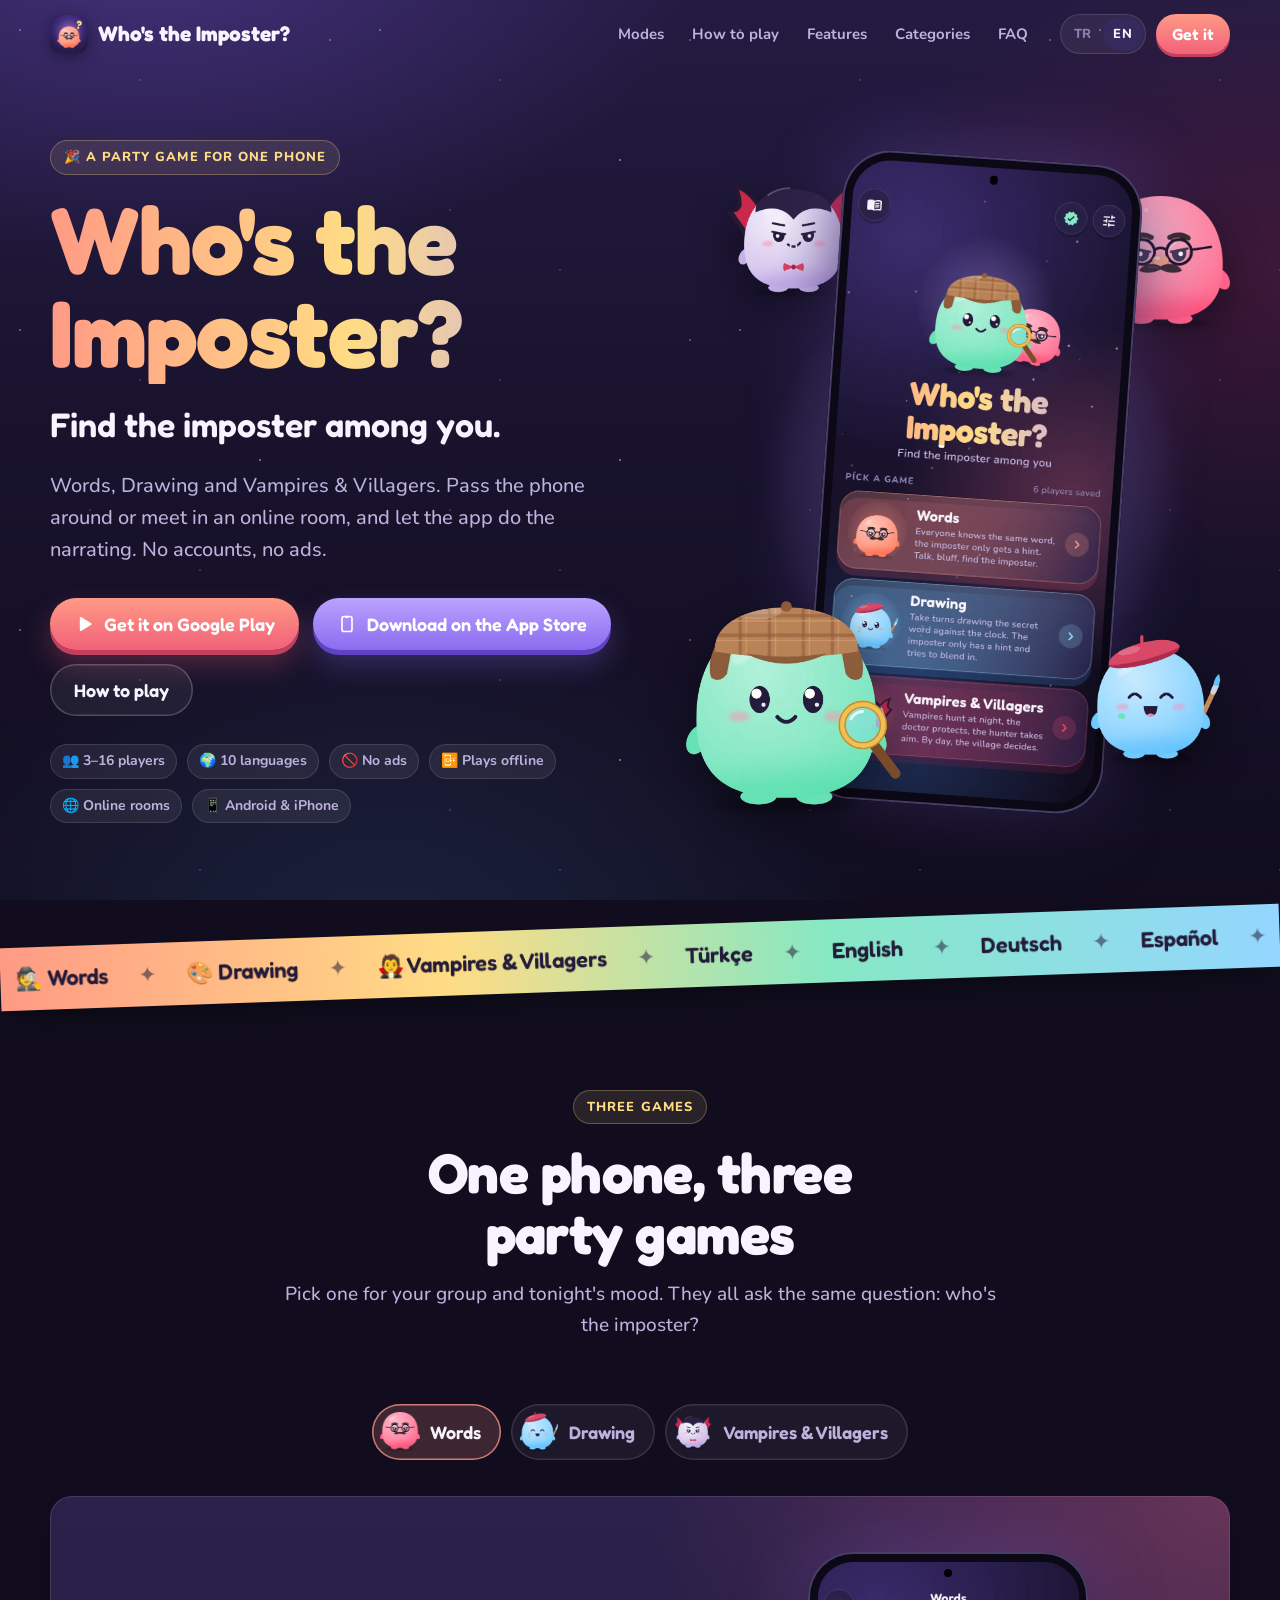
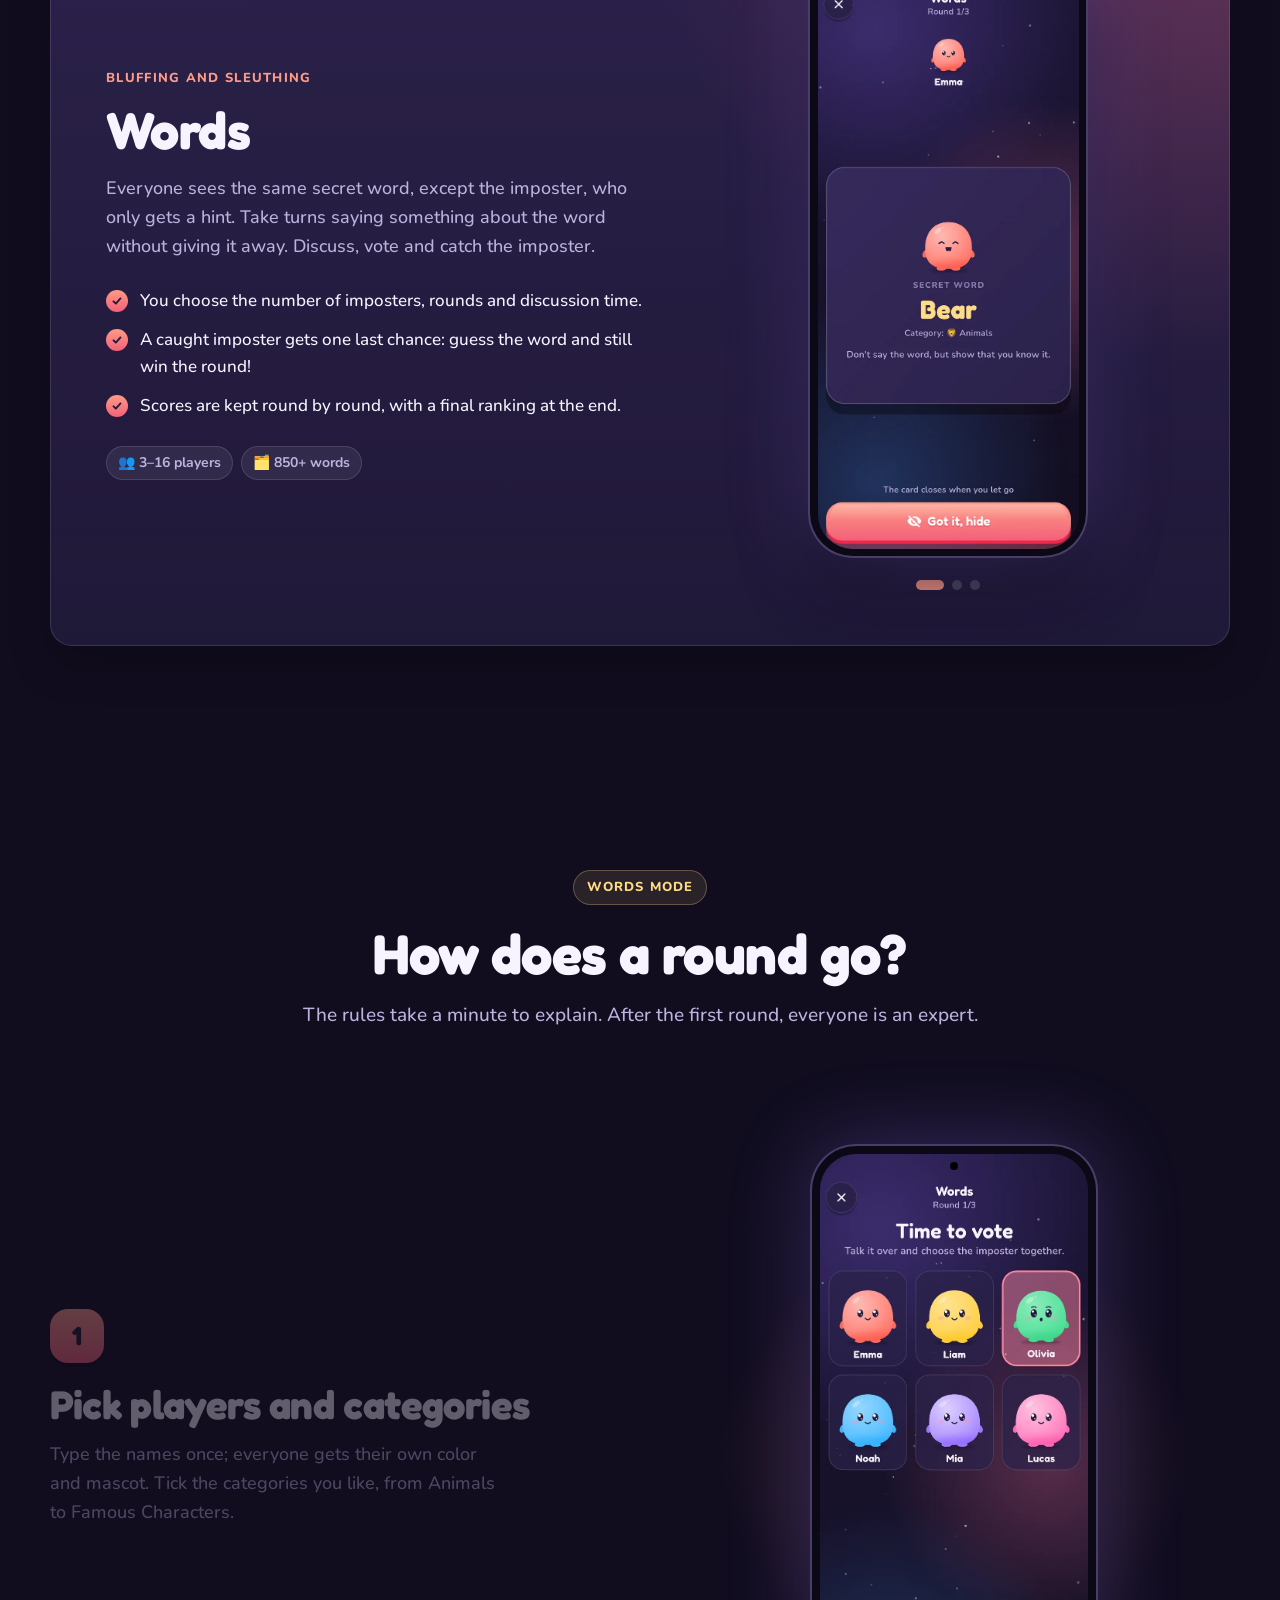
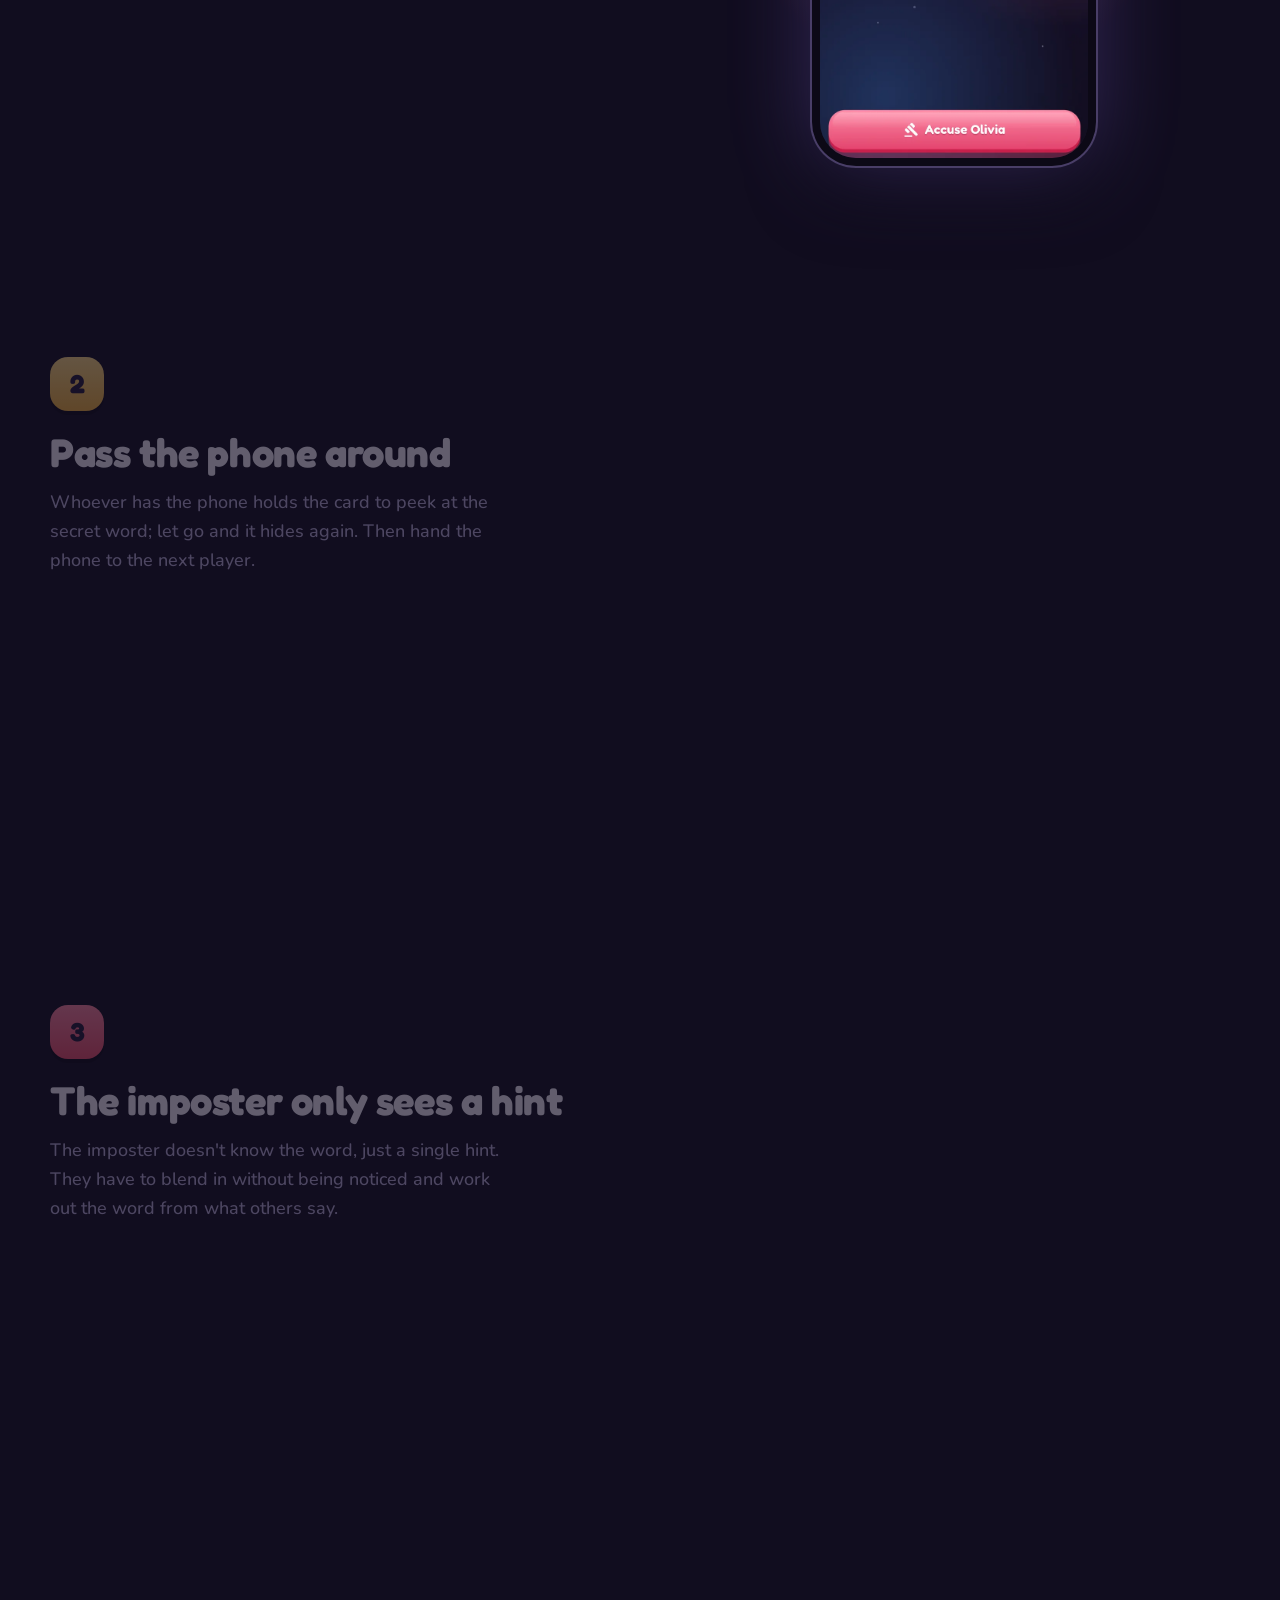
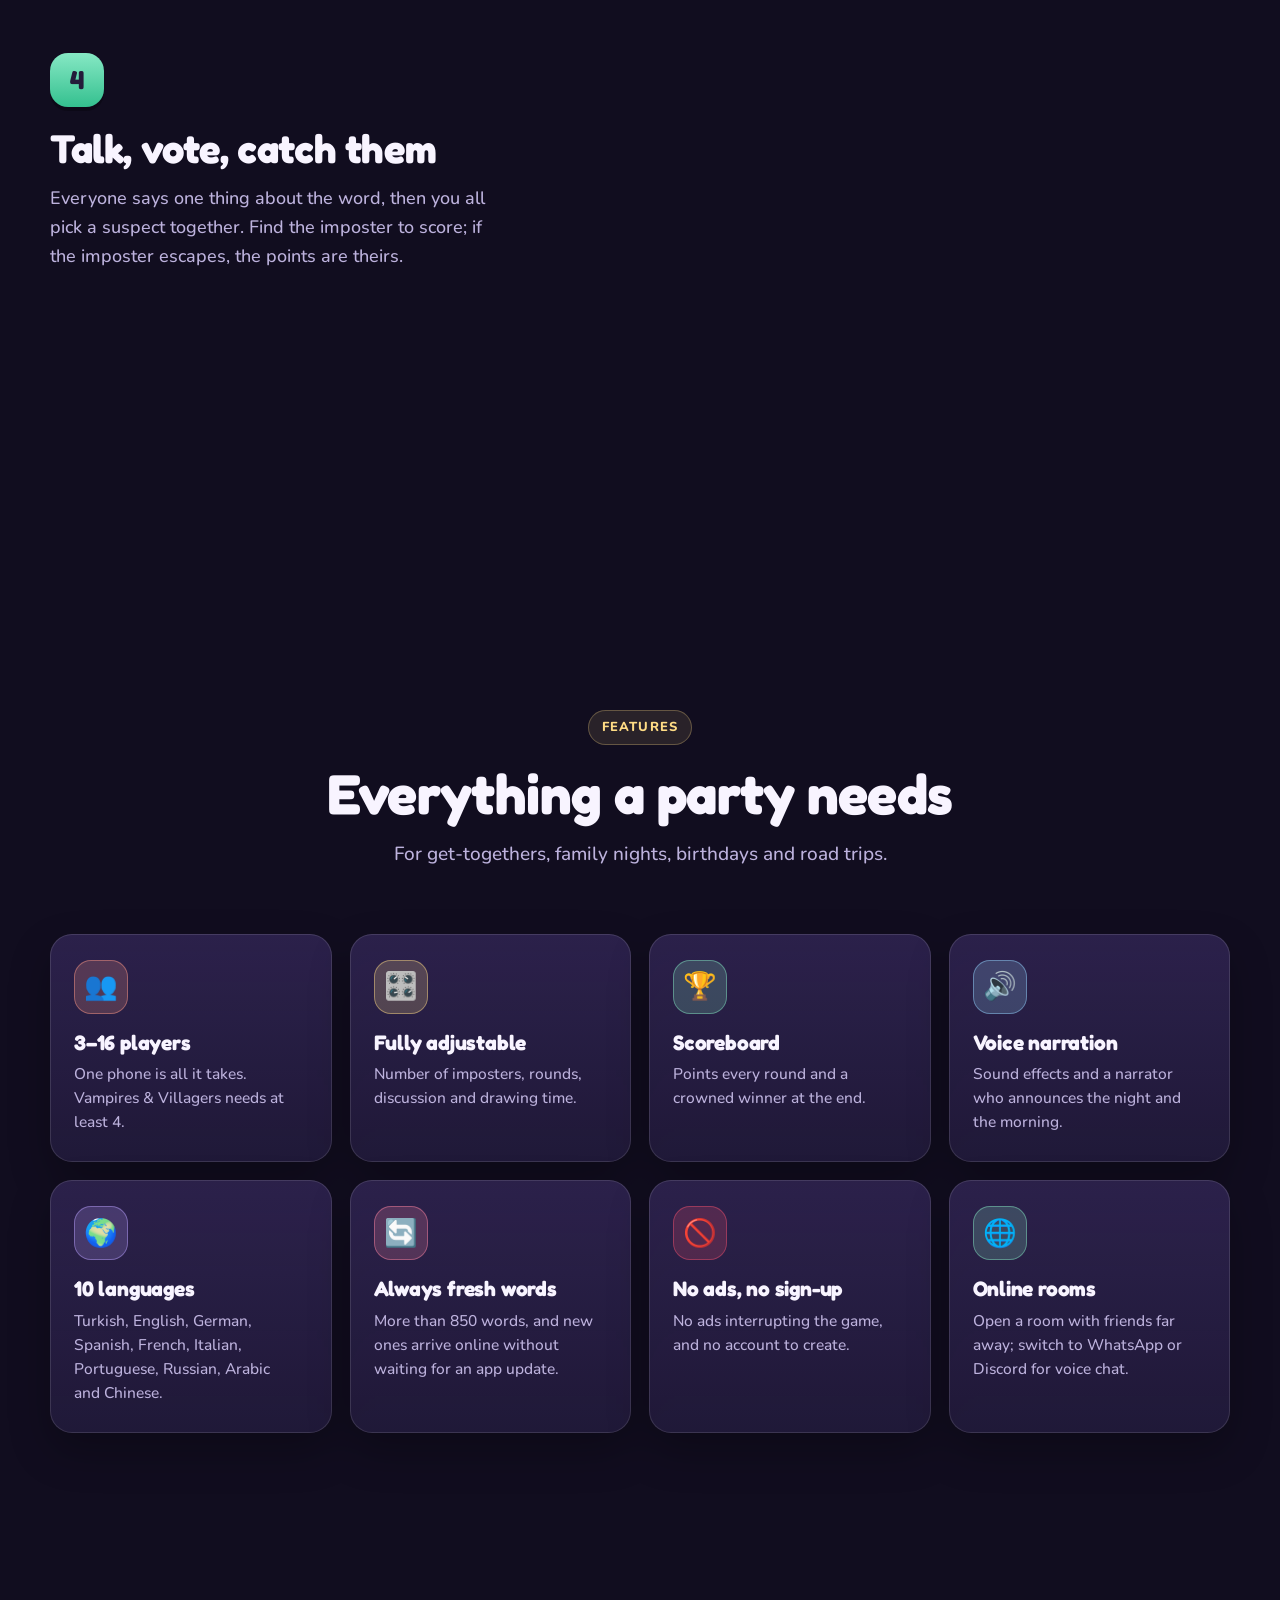
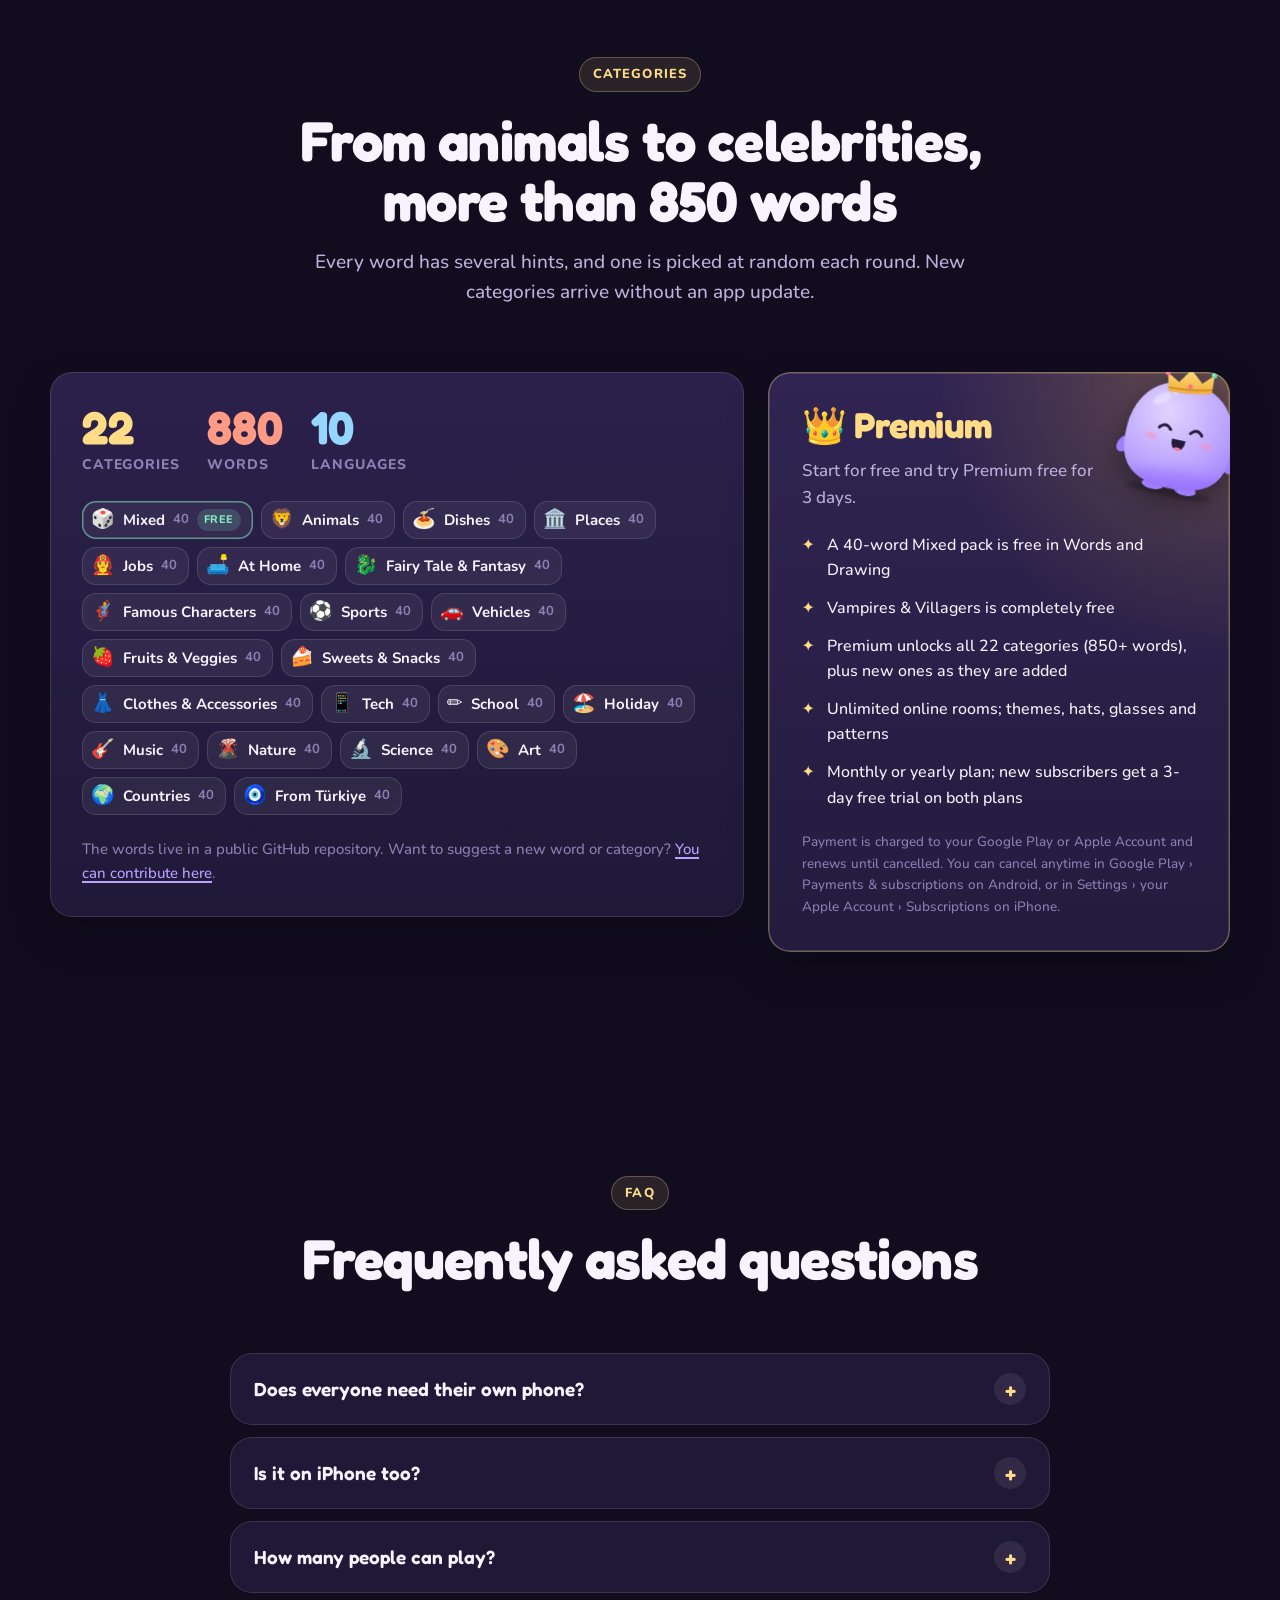
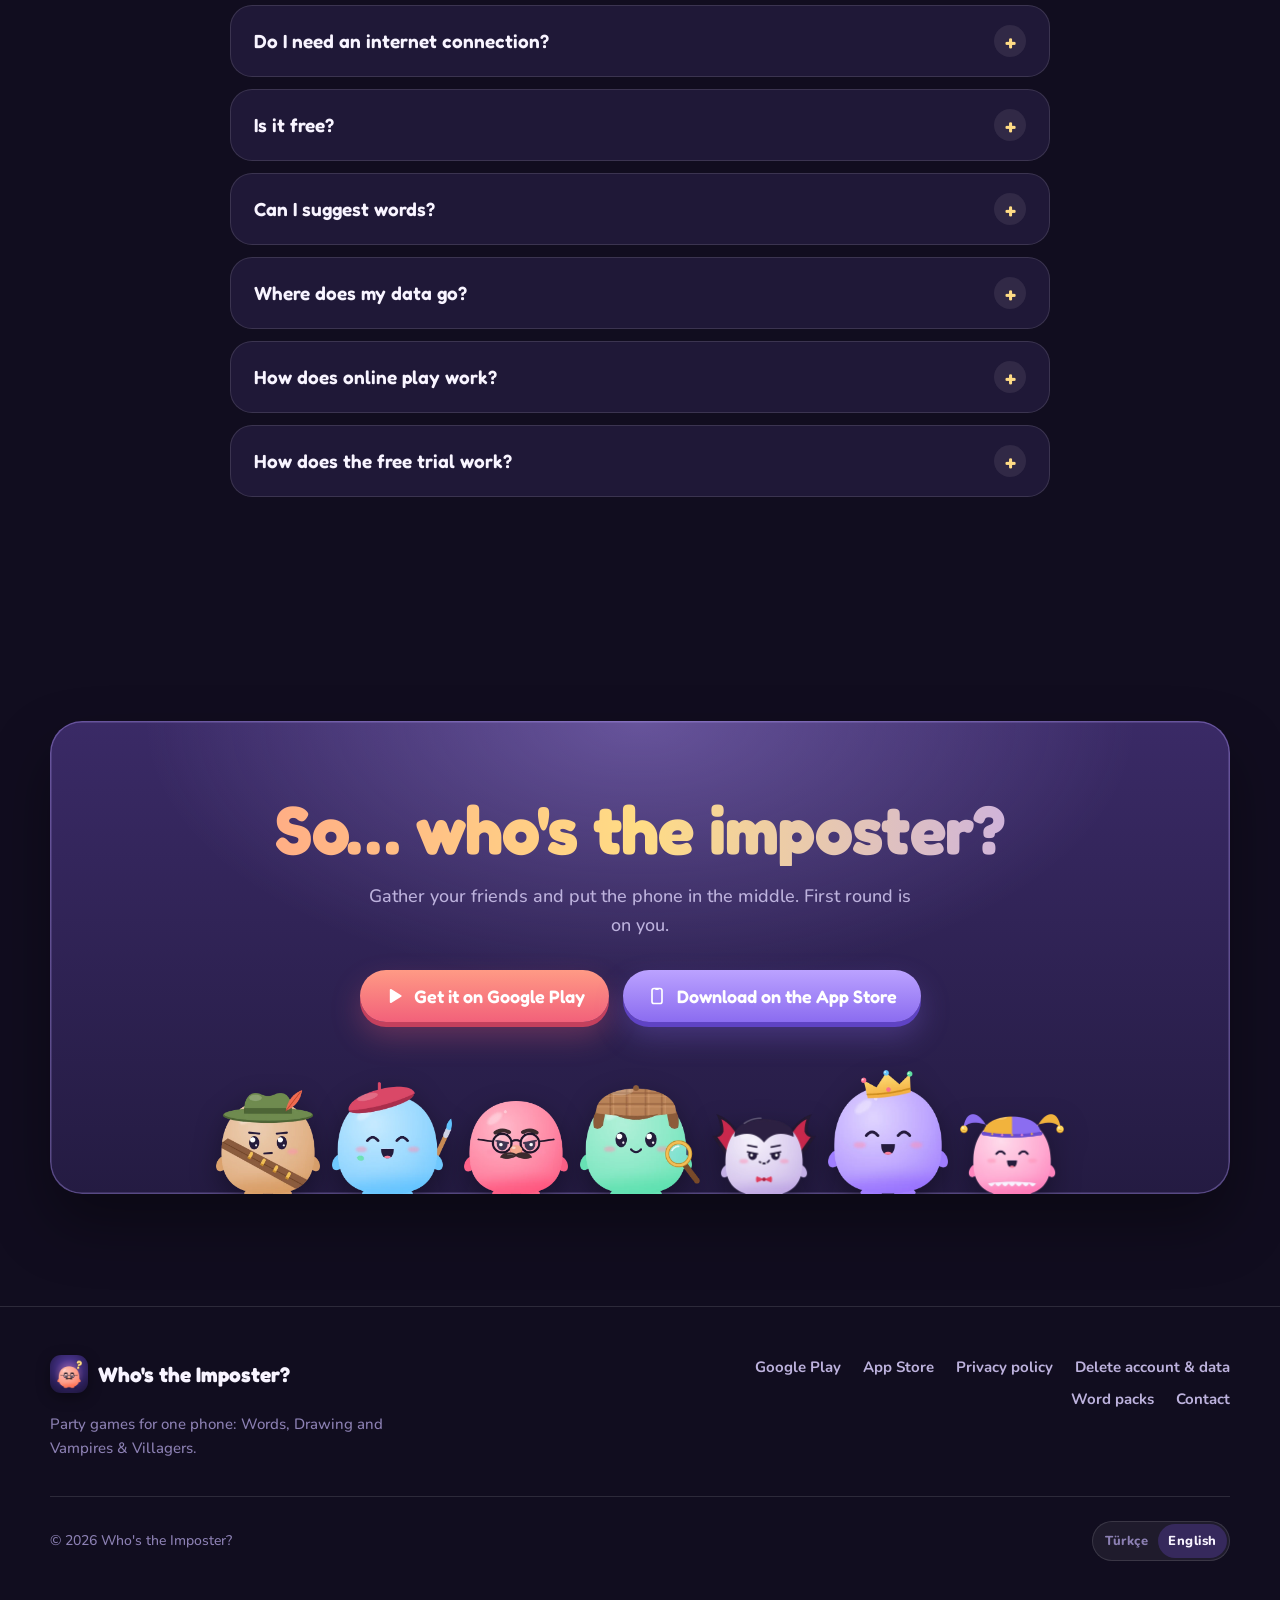
<file: index.html>
<!doctype html>
<!-- data-appstore: App Store sürümü yayına girene kadar "soon" (App Store
     düğmeleri "Yakında" der, tıklanmaz); yayına girince "live" yapın. -->
<html lang="tr" data-appstore="live">
<head>
  <meta charset="utf-8">
  <meta name="viewport" content="width=device-width, initial-scale=1">
  <title>Hain Kim? · Tek telefonla parti oyunu</title>
  <meta name="description" data-i18n-attr="content:metaDescription" content="Kelime, Çizim ve Vampir Köylü: telefonu elden ele verin ya da online odada buluşun, aranızdaki haini birlikte bulun. 3–16 oyuncu, 850+ kelime, 10 dil, reklamsız; Android ve iPhone'da.">
  <meta name="theme-color" content="#19132e">
  <link rel="canonical" href="https://dumkof22.github.io/hainkim-kelimeler/">
  <link rel="icon" type="image/png" sizes="192x192" href="assets/img/icon-192.png">
  <link rel="apple-touch-icon" href="assets/img/icon-180.png">

  <meta property="og:type" content="website">
  <meta property="og:site_name" content="Hain Kim?">
  <meta property="og:title" content="Hain Kim? · Tek telefonla parti oyunu">
  <meta property="og:description" content="Kelime, Çizim ve Vampir Köylü: telefonu elden ele verin ya da online odada buluşun, aranızdaki haini birlikte bulun.">
  <meta property="og:url" content="https://dumkof22.github.io/hainkim-kelimeler/">
  <meta property="og:image" content="https://dumkof22.github.io/hainkim-kelimeler/assets/img/og-tr.jpg">
  <meta property="og:image:width" content="1200">
  <meta property="og:image:height" content="630">
  <meta property="og:locale" content="tr_TR">
  <meta property="og:locale:alternate" content="en_US">
  <meta name="twitter:card" content="summary_large_image">

  <script type="application/ld+json">
  {
    "@context": "https://schema.org",
    "@type": "MobileApplication",
    "name": "Hain Kim?",
    "alternateName": "Who's the Imposter?",
    "operatingSystem": "Android, iOS",
    "applicationCategory": "GameApplication",
    "url": "https://play.google.com/store/apps/details?id=com.hkn.hainkim",
    "image": "https://dumkof22.github.io/hainkim-kelimeler/assets/img/icon-512.png",
    "inLanguage": ["tr", "en", "de", "es", "fr", "it", "pt", "ru", "ar", "zh"],
    "offers": { "@type": "Offer", "price": "0", "priceCurrency": "USD" }
  }
  </script>

  <!-- Dil, sayfa çizilmeden seçilir: ?lang= > kayıtlı tercih > tarayıcı dili. -->
  <script>
    (function () {
      var supported = ['tr', 'en'];
      var lang = new URLSearchParams(location.search).get('lang');
      if (supported.indexOf(lang) < 0) {
        try { lang = localStorage.getItem('hk-lang'); } catch (e) { lang = null; }
      }
      if (supported.indexOf(lang) < 0) {
        var prefs = navigator.languages || [navigator.language || ''];
        lang = prefs.some(function (l) { return /^tr\b/i.test(l); }) ? 'tr' : 'en';
      }
      var root = document.documentElement;
      root.classList.add('js');
      root.dataset.lang = lang;
      if (lang !== 'tr') root.classList.add('lang-pending');
    })();
  </script>

  <link rel="preconnect" href="https://fonts.googleapis.com">
  <link rel="preconnect" href="https://fonts.gstatic.com" crossorigin>
  <link rel="stylesheet" href="https://fonts.googleapis.com/css2?family=Fredoka:wght@500;600;700&family=Nunito:wght@500;600;700;800&display=swap">
  <link rel="stylesheet" href="assets/css/base.css">
  <link rel="stylesheet" href="assets/css/components.css">
  <link rel="stylesheet" href="assets/css/sections.css">
  <script type="module" src="assets/js/main.js"></script>
</head>
<body>
  <a class="skip-link" href="#main" data-i18n="skip">İçeriğe geç</a>

  <!-- ============ Üst menü -->
  <header class="nav" id="nav">
    <div class="container nav__inner">
      <a class="brand" href="#top">
        <img src="assets/img/icon-192.png" alt="" width="38" height="38">
        <span data-i18n="appName">Hain Kim?</span>
      </a>
      <nav class="nav__menu" aria-label="Bölümler" data-i18n-attr="aria-label:navLabel">
        <ul class="nav__links">
          <li><a href="#modlar" data-i18n="navModes">Modlar</a></li>
          <li><a href="#nasil" data-i18n="navHow">Nasıl oynanır?</a></li>
          <li><a href="#ozellikler" data-i18n="navFeatures">Özellikler</a></li>
          <li><a href="#kategoriler" data-i18n="navPacks">Kategoriler</a></li>
          <li><a href="#sss" data-i18n="navFaq">SSS</a></li>
        </ul>
      </nav>
      <div class="nav__actions">
        <div class="lang-switch" role="group" aria-label="Dil" data-i18n-attr="aria-label:langLabel">
          <button type="button" data-lang="tr" aria-pressed="true">TR</button>
          <button type="button" data-lang="en" aria-pressed="false">EN</button>
        </div>
        <a class="btn btn--small" href="#indir" data-store="auto" data-i18n="navCta">İndir</a>
      </div>
    </div>
  </header>

  <main id="main">
    <!-- ============ Giriş -->
    <section class="hero" id="top">
      <div class="container hero__inner">
        <div class="hero__text">
          <span class="eyebrow" data-i18n="heroEyebrow">🎉 Tek telefonla parti oyunu</span>
          <h1 class="hero__title gradient-text" data-i18n="appName">Hain Kim?</h1>
          <p class="hero__tagline" data-i18n="heroTagline">Aranızdaki haini bulun.</p>
          <p class="hero__lead" data-i18n="heroLead">Kelime, Çizim ve Vampir Köylü. Telefonu elden ele verin ya da online odada buluşun; gerisini uygulama anlatsın. Hesap yok, reklam yok.</p>
          <div class="hero__actions">
            <a class="btn" href="https://play.google.com/store/apps/details?id=com.hkn.hainkim" data-store="play">
              <svg viewBox="0 0 24 24" aria-hidden="true"><path fill="currentColor" d="M7 4.6v14.8c0 .8.9 1.3 1.6.9l12-7.4c.6-.4.6-1.4 0-1.8l-12-7.4C7.9 3.3 7 3.8 7 4.6z"/></svg>
              <span data-i18n="ctaPlay">Google Play'den indir</span>
            </a>
            <a class="btn btn--apple" href="https://apps.apple.com/app/id6829238414" data-store="apple">
              <svg viewBox="0 0 24 24" aria-hidden="true"><path fill="currentColor" d="M8.5 2h7A3.5 3.5 0 0 1 19 5.5v13a3.5 3.5 0 0 1-3.5 3.5h-7A3.5 3.5 0 0 1 5 18.5v-13A3.5 3.5 0 0 1 8.5 2zm0 2A1.5 1.5 0 0 0 7 5.5v13A1.5 1.5 0 0 0 8.5 20h7a1.5 1.5 0 0 0 1.5-1.5v-13A1.5 1.5 0 0 0 15.5 4h-1.2a1 1 0 0 1-1 .9h-2.6a1 1 0 0 1-1-.9H8.5z"/></svg>
              <span class="appstore-live" data-i18n="ctaAppStore">App Store'dan indir</span>
              <span class="appstore-soon" data-i18n="ctaAppStoreSoon">Yakında App Store'da</span>
            </a>
            <a class="btn btn--ghost" href="#nasil" data-i18n="ctaHow">Nasıl oynanır?</a>
          </div>
          <ul class="hero__facts">
            <li class="chip" data-i18n="factPlayers">👥 3–16 oyuncu</li>
            <li class="chip" data-i18n="factLanguages">🌍 10 dil</li>
            <li class="chip" data-i18n="factNoAds">🚫 Reklamsız</li>
            <li class="chip" data-i18n="factOffline">📴 İnternetsiz oynanır</li>
            <li class="chip" data-i18n="factOnline">🌐 Online oda</li>
            <li class="chip" data-i18n="factPlatforms">📱 Android ve iPhone</li>
          </ul>
        </div>

        <div class="hero__stage" aria-hidden="true">
          <img class="mascot mascot--vampire" src="assets/img/mascots/vampire.webp" alt="" width="420" height="368">
          <img class="mascot mascot--disguise" src="assets/img/mascots/disguise.webp" alt="" width="364" height="364">
          <div class="phone">
            <div class="phone__screen">
              <img class="is-active" data-screen="home" src="assets/img/screens/tr/home.webp" alt="" width="720" height="1559" fetchpriority="high">
            </div>
          </div>
          <img class="mascot mascot--detective" src="assets/img/mascots/detective.webp" alt="" width="390" height="395">
          <img class="mascot mascot--artist" src="assets/img/mascots/artist.webp" alt="" width="394" height="407">
        </div>
      </div>
    </section>

    <!-- ============ Kayan şerit -->
    <div class="band" aria-hidden="true">
      <div class="band__track">
        <ul class="band__list" data-band>
          <li data-i18n="bandWords">🕵️ Kelime</li>
          <li data-i18n="bandDrawing">🎨 Çizim</li>
          <li data-i18n="bandVampire">🧛 Vampir Köylü</li>
          <li>Türkçe</li>
          <li>English</li>
          <li>Deutsch</li>
          <li>Español</li>
          <li>Français</li>
          <li>Italiano</li>
          <li>Português</li>
          <li>Русский</li>
          <li>العربية</li>
          <li>中文</li>
        </ul>
      </div>
    </div>

    <!-- ============ Modlar -->
    <section class="section modes" id="modlar">
      <div class="container">
        <div class="section-head reveal">
          <span class="eyebrow" data-i18n="modesEyebrow">Üç oyun</span>
          <h2 data-i18n="modesTitle">Tek telefon, üç parti oyunu</h2>
          <p data-i18n="modesLead">Grubunuza ve o akşamın havasına göre seçin. Hepsinde aynı soru: aranızdaki hain kim?</p>
        </div>

        <div class="modes__tabs" role="tablist" aria-label="Oyun modları" data-i18n-attr="aria-label:modesLabel" hidden>
          <button class="mode-tab" type="button" role="tab" id="tab-words" aria-controls="panel-words" aria-selected="true">
            <img src="assets/img/mascots/disguise.webp" alt="" width="40" height="40">
            <span data-i18n="modeWords">Kelime</span>
          </button>
          <button class="mode-tab mode-tab--drawing" type="button" role="tab" id="tab-drawing" aria-controls="panel-drawing" aria-selected="false" tabindex="-1">
            <img src="assets/img/mascots/artist.webp" alt="" width="40" height="40">
            <span data-i18n="modeDrawing">Çizim</span>
          </button>
          <button class="mode-tab mode-tab--vampire" type="button" role="tab" id="tab-vampire" aria-controls="panel-vampire" aria-selected="false" tabindex="-1">
            <img src="assets/img/mascots/vampire.webp" alt="" width="40" height="40">
            <span data-i18n="modeVampire">Vampir Köylü</span>
          </button>
        </div>

        <!-- Kelime -->
        <article class="card mode-panel reveal" id="panel-words" role="tabpanel" aria-labelledby="tab-words" data-carousel>
          <div class="mode-panel__text">
            <span class="mode-panel__badge" data-i18n="wordsBadge">Blöf ve dedektiflik</span>
            <h3 data-i18n="modeWords">Kelime</h3>
            <p class="mode-panel__desc" data-i18n="wordsDesc">Herkes aynı gizli kelimeyi görür, hain ise yalnızca bir ipucunu. Sırayla kelimeyle ilgili bir şey söyleyin; ne çok açık verin ne de belli edin. Tartışın, oylayın ve haini yakalayın.</p>
            <ul class="mode-panel__list">
              <li data-i18n="wordsPoint1">Hain sayısını, tur sayısını ve tartışma süresini siz seçin.</li>
              <li data-i18n="wordsPoint2">Yakalanan hainin son bir şansı var: kelimeyi bilirse turu yine kazanır!</li>
              <li data-i18n="wordsPoint3">Puan tablosu tur tur tutulur, oyun sonunda sıralama çıkar.</li>
            </ul>
            <div class="mode-panel__chips">
              <span class="chip" data-i18n="chipPlayers316">👥 3–16 oyuncu</span>
              <span class="chip" data-i18n="chipCategories">🗂️ 850+ kelime</span>
            </div>
          </div>
          <div class="mode-panel__device">
            <div class="phone">
              <div class="phone__screen">
                <img class="is-active" data-screen="word" src="assets/img/screens/tr/word.webp" alt="Gizli kelime kartı: Ayı" data-i18n-attr="alt:altWord" width="720" height="1559" loading="lazy">
                <img data-screen="imposter" src="assets/img/screens/tr/imposter.webp" alt="Hainin kartı: yalnızca ipucu görünüyor" data-i18n-attr="alt:altImposter" width="720" height="1559" loading="lazy">
                <img data-screen="voting" src="assets/img/screens/tr/voting.webp" alt="Oylama ekranı" data-i18n-attr="alt:altVoting" width="720" height="1559" loading="lazy">
              </div>
            </div>
            <div class="phone-dots" data-dots></div>
          </div>
        </article>

        <!-- Çizim -->
        <article class="card mode-panel mode-panel--drawing reveal" id="panel-drawing" role="tabpanel" aria-labelledby="tab-drawing" data-carousel>
          <div class="mode-panel__text">
            <span class="mode-panel__badge" data-i18n="drawingBadge">Fırça ve şüphe</span>
            <h3 data-i18n="modeDrawing">Çizim</h3>
            <p class="mode-panel__desc" data-i18n="drawingDesc">Gizli kelimeyi ortak bir tuvale sırayla ve süreyle çizin. Kelimeyi bilmeyen hain, çizgilerin arasına karışmaya çalışır. Kimin çizgisi biraz fazla kararsız?</p>
            <ul class="mode-panel__list">
              <li data-i18n="drawingPoint1">Her oyuncunun kendi fırça rengi var; kim neyi çizdi belli.</li>
              <li data-i18n="drawingPoint2">“Tek çizgi” kuralıyla işi daha da zorlaştırın.</li>
              <li data-i18n="drawingPoint3">Çizim süresi ve tur sayısı ayarlanabilir.</li>
            </ul>
            <div class="mode-panel__chips">
              <span class="chip" data-i18n="chipPlayers316">👥 3–16 oyuncu</span>
              <span class="chip" data-i18n="chipTimer">⏱️ Süreli turlar</span>
            </div>
          </div>
          <div class="mode-panel__device">
            <div class="phone">
              <div class="phone__screen">
                <img class="is-active" data-screen="drawing" src="assets/img/screens/tr/drawing.webp" alt="Ortak tuvalde çizilmiş bir kedi" data-i18n-attr="alt:altDrawing" width="720" height="1559" loading="lazy">
              </div>
            </div>
          </div>
        </article>

        <!-- Vampir Köylü -->
        <article class="card mode-panel mode-panel--vampire reveal" id="panel-vampire" role="tabpanel" aria-labelledby="tab-vampire" data-carousel>
          <div class="mode-panel__text">
            <span class="mode-panel__badge" data-i18n="vampireBadge">Gece ve gündüz · ücretsiz</span>
            <h3 data-i18n="modeVampire">Vampir Köylü</h3>
            <p class="mode-panel__desc" data-i18n="vampireDesc">Gece telefon elden ele dolaşır: vampirler kurbanını seçer, doktor korur, avcı nişan alır, Jester ise asılmak için köyü kandırmaya çalışır. Sabah kurbanlar açıklanır, gündüz köy kararını verir.</p>
            <ul class="mode-panel__list">
              <li data-i18n="vampirePoint1">Anlatıcıya gerek yok: sesli anlatım geceyi ve sabahı duyurur.</li>
              <li data-i18n="vampirePoint2">Rol sayılarını grubunuza göre ayarlayın; en az 4 oyuncu.</li>
            </ul>
            <ul class="mode-panel__roles">
              <li><img src="assets/img/mascots/vampire.webp" alt="" width="52" height="52" loading="lazy"><span data-i18n="roleVampire">Vampir</span></li>
              <li><img src="assets/img/mascots/villager.webp" alt="" width="52" height="52" loading="lazy"><span data-i18n="roleVillager">Köylü</span></li>
              <li><img src="assets/img/mascots/doctor.webp" alt="" width="52" height="52" loading="lazy"><span data-i18n="roleDoctor">Doktor</span></li>
              <li><img src="assets/img/mascots/hunter.webp" alt="" width="52" height="52" loading="lazy"><span data-i18n="roleHunter">Avcı</span></li>
              <li><img src="assets/img/mascots/jester.webp" alt="" width="52" height="52" loading="lazy"><span data-i18n="roleJester">Jester</span></li>
            </ul>
          </div>
          <div class="mode-panel__device">
            <div class="phone">
              <div class="phone__screen">
                <img class="is-active" data-screen="vampire_role" src="assets/img/screens/tr/vampire_role.webp" alt="Gece rol kartı: Vampir" data-i18n-attr="alt:altVampireRole" width="720" height="1559" loading="lazy">
                <img data-screen="vampire_end" src="assets/img/screens/tr/vampire_end.webp" alt="Oyun sonu: köy kazandı" data-i18n-attr="alt:altVampireEnd" width="720" height="1559" loading="lazy">
              </div>
            </div>
            <div class="phone-dots" data-dots></div>
          </div>
        </article>
      </div>
    </section>

    <!-- ============ Nasıl oynanır -->
    <section class="section howto" id="nasil">
      <div class="container">
        <div class="section-head reveal">
          <span class="eyebrow" data-i18n="howEyebrow">Kelime modu</span>
          <h2 data-i18n="howTitle">Bir tur nasıl geçer?</h2>
          <p data-i18n="howLead">Kuralları anlatmak bir dakika sürer, ilk turdan sonra herkes uzman olur.</p>
        </div>

        <div class="howto__grid">
          <ol class="howto__steps">
            <li class="step" data-step="categories">
              <span class="step__num" aria-hidden="true"></span>
              <h3 data-i18n="step1Title">Oyuncuları ve kategoriyi seçin</h3>
              <p data-i18n="step1Text">İsimleri bir kez yazın; herkese kendi rengi ve maskotu atanır. Hayvanlardan Ünlü Karakterler'e, sevdiğiniz kategorileri işaretleyin.</p>
              <div class="phone"><div class="phone__screen"><img class="is-active" data-screen="categories" src="assets/img/screens/tr/categories.webp" alt="" width="720" height="1559" loading="lazy"></div></div>
            </li>
            <li class="step" data-step="word">
              <span class="step__num" aria-hidden="true"></span>
              <h3 data-i18n="step2Title">Telefonu elden ele verin</h3>
              <p data-i18n="step2Text">Sırası gelen kartı basılı tutup gizli kelimeye bakar, bırakınca kart kapanır. Sonra telefonu yanındakine uzatır.</p>
              <div class="phone"><div class="phone__screen"><img class="is-active" data-screen="word" src="assets/img/screens/tr/word.webp" alt="" width="720" height="1559" loading="lazy"></div></div>
            </li>
            <li class="step" data-step="imposter">
              <span class="step__num" aria-hidden="true"></span>
              <h3 data-i18n="step3Title">Hain yalnızca ipucunu görür</h3>
              <p data-i18n="step3Text">Hain kelimeyi bilmez; elinde tek bir ipucu vardır. Belli etmeden aranıza karışmalı ve konuşulanlardan kelimeyi kapmalı.</p>
              <div class="phone"><div class="phone__screen"><img class="is-active" data-screen="imposter" src="assets/img/screens/tr/imposter.webp" alt="" width="720" height="1559" loading="lazy"></div></div>
            </li>
            <li class="step" data-step="voting">
              <span class="step__num" aria-hidden="true"></span>
              <h3 data-i18n="step4Title">Konuşun, oylayın, yakalayın</h3>
              <p data-i18n="step4Text">Herkes sırayla kelimeyle ilgili tek bir şey söyler, sonra hep birlikte şüpheliyi seçersiniz. Haini bulan puanı kapar; hain kurtulursa puan onundur.</p>
              <div class="phone"><div class="phone__screen"><img class="is-active" data-screen="voting" src="assets/img/screens/tr/voting.webp" alt="" width="720" height="1559" loading="lazy"></div></div>
            </li>
          </ol>

          <div class="howto__device" aria-hidden="true">
            <div class="phone">
              <div class="phone__screen" data-howto-screen>
                <img class="is-active" data-screen="categories" src="assets/img/screens/tr/categories.webp" alt="" width="720" height="1559" loading="lazy">
                <img data-screen="word" src="assets/img/screens/tr/word.webp" alt="" width="720" height="1559" loading="lazy">
                <img data-screen="imposter" src="assets/img/screens/tr/imposter.webp" alt="" width="720" height="1559" loading="lazy">
                <img data-screen="voting" src="assets/img/screens/tr/voting.webp" alt="" width="720" height="1559" loading="lazy">
              </div>
            </div>
          </div>
        </div>
      </div>
    </section>

    <!-- ============ Özellikler -->
    <section class="section features" id="ozellikler">
      <div class="container">
        <div class="section-head reveal">
          <span class="eyebrow" data-i18n="featuresEyebrow">Özellikler</span>
          <h2 data-i18n="featuresTitle">Parti için ne gerekiyorsa</h2>
          <p data-i18n="featuresLead">Arkadaş buluşmaları, aile akşamları, doğum günleri ve uzun yolculuklar için.</p>
        </div>
        <ul class="features__grid">
          <li class="card feature reveal">
            <span class="feature__icon" aria-hidden="true">👥</span>
            <h3 data-i18n="f1Title">3–16 oyuncu</h3>
            <p data-i18n="f1Text">Tek telefon yeter. Vampir Köylü için en az 4 kişi.</p>
          </li>
          <li class="card feature reveal">
            <span class="feature__icon" aria-hidden="true">🎛️</span>
            <h3 data-i18n="f2Title">Her şey ayarlanabilir</h3>
            <p data-i18n="f2Text">Hain sayısı, tur sayısı, tartışma ve çizim süreleri.</p>
          </li>
          <li class="card feature reveal">
            <span class="feature__icon" aria-hidden="true">🏆</span>
            <h3 data-i18n="f3Title">Puan tablosu</h3>
            <p data-i18n="f3Text">Tur tur puanlar ve oyun sonunda taçlı bir kazanan.</p>
          </li>
          <li class="card feature reveal">
            <span class="feature__icon" aria-hidden="true">🔊</span>
            <h3 data-i18n="f4Title">Sesli anlatım</h3>
            <p data-i18n="f4Text">Ses efektleri ve geceyi, sabahı duyuran bir anlatıcı.</p>
          </li>
          <li class="card feature reveal">
            <span class="feature__icon" aria-hidden="true">🌍</span>
            <h3 data-i18n="f5Title">10 dil</h3>
            <p data-i18n="f5Text">Türkçe, İngilizce, Almanca, İspanyolca, Fransızca, İtalyanca, Portekizce, Rusça, Arapça, Çince.</p>
          </li>
          <li class="card feature reveal">
            <span class="feature__icon" aria-hidden="true">🔄</span>
            <h3 data-i18n="f6Title">Hep taze kelimeler</h3>
            <p data-i18n="f6Text">850'den fazla kelime; yenileri mağaza güncellemesi beklemeden internetten gelir.</p>
          </li>
          <li class="card feature reveal">
            <span class="feature__icon" aria-hidden="true">🚫</span>
            <h3 data-i18n="f7Title">Reklam ve üyelik yok</h3>
            <p data-i18n="f7Text">Araya giren reklam yok, hesap açmanız da gerekmez.</p>
          </li>
          <li class="card feature reveal">
            <span class="feature__icon" aria-hidden="true">🌐</span>
            <h3 data-i18n="f8Title">Online oda</h3>
            <p data-i18n="f8Text">Uzaktaki arkadaşlarınızla oda kurun; sesli sohbet için WhatsApp ya da Discord'a geçin.</p>
          </li>
        </ul>
      </div>
    </section>

    <!-- ============ Kategoriler ve Premium -->
    <section class="section packs" id="kategoriler">
      <div class="container">
        <div class="section-head reveal">
          <span class="eyebrow" data-i18n="packsEyebrow">Kategoriler</span>
          <h2 data-i18n="packsTitle">Hayvanlardan ünlülere, 850'den fazla kelime</h2>
          <p data-i18n="packsLead">Her kelimenin birden fazla ipucu var; her turda biri rastgele seçilir. Yeni kategoriler uygulama güncellemesi olmadan eklenir.</p>
        </div>

        <div class="packs__grid">
          <div class="card packs__list reveal">
            <div class="packs__stats">
              <div class="stat"><strong data-stat="categories">22</strong><span data-i18n="statCategories">kategori</span></div>
              <div class="stat"><strong data-stat="words">880</strong><span data-i18n="statWords">kelime</span></div>
              <div class="stat"><strong>10</strong><span data-i18n="statLanguages">dil</span></div>
            </div>
            <ul class="category-list" id="category-list">
              <!-- categories:start -->
              <li class="category category--free"><span class="category__icon" aria-hidden="true">🎲</span><span>Karışık</span><span class="category__count">40</span><span class="category__free">Ücretsiz</span></li>
              <li class="category"><span class="category__icon" aria-hidden="true">🦁</span><span>Hayvanlar</span><span class="category__count">40</span></li>
              <li class="category"><span class="category__icon" aria-hidden="true">🍝</span><span>Yemekler</span><span class="category__count">40</span></li>
              <li class="category"><span class="category__icon" aria-hidden="true">🏛️</span><span>Mekanlar</span><span class="category__count">40</span></li>
              <li class="category"><span class="category__icon" aria-hidden="true">👩‍🚒</span><span>Meslekler</span><span class="category__count">40</span></li>
              <li class="category"><span class="category__icon" aria-hidden="true">🛋️</span><span>Evde</span><span class="category__count">40</span></li>
              <li class="category"><span class="category__icon" aria-hidden="true">🐉</span><span>Masal &amp; Fantastik</span><span class="category__count">40</span></li>
              <li class="category"><span class="category__icon" aria-hidden="true">🦸</span><span>Ünlü Karakterler</span><span class="category__count">40</span></li>
              <li class="category"><span class="category__icon" aria-hidden="true">⚽</span><span>Spor</span><span class="category__count">40</span></li>
              <li class="category"><span class="category__icon" aria-hidden="true">🚗</span><span>Taşıtlar</span><span class="category__count">40</span></li>
              <li class="category"><span class="category__icon" aria-hidden="true">🍓</span><span>Meyve &amp; Sebze</span><span class="category__count">40</span></li>
              <li class="category"><span class="category__icon" aria-hidden="true">🍰</span><span>Tatlı &amp; Atıştırmalık</span><span class="category__count">40</span></li>
              <li class="category"><span class="category__icon" aria-hidden="true">👗</span><span>Giysi &amp; Aksesuar</span><span class="category__count">40</span></li>
              <li class="category"><span class="category__icon" aria-hidden="true">📱</span><span>Teknoloji</span><span class="category__count">40</span></li>
              <li class="category"><span class="category__icon" aria-hidden="true">✏️</span><span>Okul</span><span class="category__count">40</span></li>
              <li class="category"><span class="category__icon" aria-hidden="true">🏖️</span><span>Tatil</span><span class="category__count">40</span></li>
              <li class="category"><span class="category__icon" aria-hidden="true">🎸</span><span>Müzik</span><span class="category__count">40</span></li>
              <li class="category"><span class="category__icon" aria-hidden="true">🌋</span><span>Doğa</span><span class="category__count">40</span></li>
              <li class="category"><span class="category__icon" aria-hidden="true">🔬</span><span>Bilim</span><span class="category__count">40</span></li>
              <li class="category"><span class="category__icon" aria-hidden="true">🎨</span><span>Sanat</span><span class="category__count">40</span></li>
              <li class="category"><span class="category__icon" aria-hidden="true">🌍</span><span>Ülkeler</span><span class="category__count">40</span></li>
              <li class="category"><span class="category__icon" aria-hidden="true">🧿</span><span>Türkiye'den</span><span class="category__count">40</span></li>
              <!-- categories:end -->
            </ul>
            <p class="packs__note">
              <span data-i18n="packsNote">Kelimeler herkese açık bir GitHub deposunda duruyor; yeni kelime ya da kategori önermek isterseniz</span>
              <a href="https://github.com/dumkof22/hainkim-kelimeler#readme" data-i18n="packsNoteLink">buradan katkıda bulunabilirsiniz</a>.
            </p>
          </div>

          <aside class="card premium reveal">
            <img class="premium__mascot" src="assets/img/mascots/winner.webp" alt="" width="364" height="414" loading="lazy">
            <h3><span>👑</span> <span data-i18n="premiumTitle">Premium</span></h3>
            <p class="premium__lead" data-i18n="premiumLead">Ücretsiz başlayın; Premium'u 3 gün ücretsiz deneyin.</p>
            <ul class="premium__list">
              <li data-i18n="premium1">Kelime ve Çizim'de 40 kelimelik Karışık paket ücretsiz</li>
              <li data-i18n="premium2">Vampir Köylü tamamen ücretsiz</li>
              <li data-i18n="premium3">Premium ile 22 kategorinin tamamı (850+ kelime) ve sonradan eklenecek yenileri</li>
              <li data-i18n="premium5">Sınırsız online oda; temalar, şapkalar, gözlükler ve desenler</li>
              <li data-i18n="premium4">Aylık ya da yıllık plan; iki planda da yeni abonelere 3 gün ücretsiz deneme</li>
            </ul>
            <p class="premium__fine" data-i18n="premiumFine">Ödeme Google Play ya da Apple hesabınızdan alınır ve iptal edilene kadar yenilenir. İstediğiniz zaman Android'de Google Play › Ödemeler ve abonelikler, iPhone'da Ayarlar › Apple hesabınız › Abonelikler bölümünden iptal edebilirsiniz.</p>
          </aside>
        </div>
      </div>
    </section>

    <!-- ============ SSS -->
    <section class="section faq" id="sss">
      <div class="container">
        <div class="section-head reveal">
          <span class="eyebrow" data-i18n="faqEyebrow">SSS</span>
          <h2 data-i18n="faqTitle">Sıkça sorulanlar</h2>
        </div>
        <div class="faq__list reveal">
          <details class="faq__item">
            <summary data-i18n="q1">Herkesin kendi telefonu gerekiyor mu?</summary>
            <p data-i18n="a1">Hayır. Tek telefon yeter: sırası gelen oyuncu telefonu alır, kartına gizlice bakar ve yanındakine uzatır.</p>
          </details>
          <details class="faq__item">
            <summary data-i18n="q9">iPhone'da da var mı?</summary>
            <p class="appstore-live" data-i18n="a9">Evet. Android telefonlara Google Play'den, iPhone'a App Store'dan indirebilirsiniz. Online odada Android ve iPhone kullanan arkadaşlar aynı odada birlikte oynar.</p>
            <p class="appstore-soon" data-i18n="a9Soon">iPhone sürümü App Store incelemesinde, çok yakında yayında. Online odada Android ve iPhone kullanan arkadaşlar aynı odada birlikte oynayabilecek.</p>
          </details>
          <details class="faq__item">
            <summary data-i18n="q2">Kaç kişiyle oynanır?</summary>
            <p data-i18n="a2">Kelime ve Çizim 3 ile 16 kişi arasında oynanır. Vampir Köylü için en az 4 kişi gerekir; kalabalık gruplarda daha da eğlenceli.</p>
          </details>
          <details class="faq__item">
            <summary data-i18n="q3">İnternet bağlantısı gerekli mi?</summary>
            <p data-i18n="a3">Tek telefonla oynarken hayır, oyun internetsiz çalışır. İnternet olduğunda yeni kelime paketleri kendiliğinden iner. Online mod için elbette internet gerekir.</p>
          </details>
          <details class="faq__item">
            <summary data-i18n="q4">Ücretsiz mi?</summary>
            <p data-i18n="a4">İndirmek ücretsiz. Kelime ve Çizim'de 40 kelimelik Karışık paket, Vampir Köylü'nün ise tamamı ücretsiz. Diğer kategoriler Premium abonelikle açılır.</p>
          </details>
          <details class="faq__item">
            <summary data-i18n="q5">Kelime önerebilir miyim?</summary>
            <p><span data-i18n="a5">Elbette! Kelime paketleri herkese açık bir GitHub deposunda; yeni kelime, ipucu ya da kategori önerebilirsiniz.</span> <a href="https://github.com/dumkof22/hainkim-kelimeler#readme" data-i18n="a5Link">Nasıl yapılır?</a></p>
          </details>
          <details class="faq__item">
            <summary data-i18n="q6">Verilerim nereye gidiyor?</summary>
            <p><span data-i18n="a6">Tek telefonla oynarken hiçbir yere: oyuncu adları ve ayarlar yalnızca telefonunuzda kalır. Reklam ya da takip yok. İsteğe bağlı online modda yalnızca seçtiğiniz oyuncu adı, arkadaşlarınız ve oyun odaları Google Firebase'de saklanır.</span> <a href="privacy/" data-i18n="a6Link">Gizlilik politikası</a></p>
          </details>
          <details class="faq__item">
            <summary data-i18n="q7">Online nasıl oynanır?</summary>
            <p data-i18n="a7">Biriniz oda kurar, diğerleri oda koduyla ya da davetle katılır; herkes kendi telefonundan oynar. Bir online oyunu herkes ücretsiz kurabilir, Premium ile istediğiniz kadar oda kurarsınız. Bir odaya katılmak her zaman ücretsizdir. Sesli sohbet için WhatsApp, Discord gibi bir uygulamaya geçersiniz.</p>
          </details>
          <details class="faq__item">
            <summary data-i18n="q8">Ücretsiz deneme nasıl işler?</summary>
            <p data-i18n="a8">Yeni aboneler aylık ya da yıllık planı 3 gün ücretsiz dener. Deneme bitmeden iptal ederseniz hiçbir ücret alınmaz; iptal etmezseniz seçtiğiniz plan başlar. Android'de Google Play › Ödemeler ve abonelikler, iPhone'da Ayarlar › Apple hesabınız › Abonelikler bölümünden iptal edebilirsiniz (iPhone'da deneme bitmeden en az 24 saat önce).</p>
          </details>
        </div>
      </div>
    </section>

    <!-- ============ Kapanış -->
    <section class="section section--cta" id="indir">
      <div class="container">
        <div class="cta reveal">
          <h2 class="gradient-text" data-i18n="ctaTitle">Haydi bakalım: Hain kim?</h2>
          <p data-i18n="ctaText">Arkadaşlarınızı toplayın, telefonu ortaya koyun. İlk tur sizden.</p>
          <div class="cta__actions">
            <a class="btn" href="https://play.google.com/store/apps/details?id=com.hkn.hainkim" data-store="play">
              <svg viewBox="0 0 24 24" aria-hidden="true"><path fill="currentColor" d="M7 4.6v14.8c0 .8.9 1.3 1.6.9l12-7.4c.6-.4.6-1.4 0-1.8l-12-7.4C7.9 3.3 7 3.8 7 4.6z"/></svg>
              <span data-i18n="ctaPlay">Google Play'den indir</span>
            </a>
            <a class="btn btn--apple" href="https://apps.apple.com/app/id6829238414" data-store="apple">
              <svg viewBox="0 0 24 24" aria-hidden="true"><path fill="currentColor" d="M8.5 2h7A3.5 3.5 0 0 1 19 5.5v13a3.5 3.5 0 0 1-3.5 3.5h-7A3.5 3.5 0 0 1 5 18.5v-13A3.5 3.5 0 0 1 8.5 2zm0 2A1.5 1.5 0 0 0 7 5.5v13A1.5 1.5 0 0 0 8.5 20h7a1.5 1.5 0 0 0 1.5-1.5v-13A1.5 1.5 0 0 0 15.5 4h-1.2a1 1 0 0 1-1 .9h-2.6a1 1 0 0 1-1-.9H8.5z"/></svg>
              <span class="appstore-live" data-i18n="ctaAppStore">App Store'dan indir</span>
              <span class="appstore-soon" data-i18n="ctaAppStoreSoon">Yakında App Store'da</span>
            </a>
          </div>
          <ul class="cta__crowd" aria-hidden="true">
            <li><img src="assets/img/mascots/hunter.webp" alt="" width="364" height="400" loading="lazy"></li>
            <li><img src="assets/img/mascots/artist.webp" alt="" width="394" height="407" loading="lazy"></li>
            <li><img src="assets/img/mascots/disguise.webp" alt="" width="364" height="364" loading="lazy"></li>
            <li><img src="assets/img/mascots/detective.webp" alt="" width="390" height="395" loading="lazy"></li>
            <li><img src="assets/img/mascots/vampire.webp" alt="" width="420" height="368" loading="lazy"></li>
            <li><img src="assets/img/mascots/winner.webp" alt="" width="364" height="414" loading="lazy"></li>
            <li><img src="assets/img/mascots/jester.webp" alt="" width="420" height="366" loading="lazy"></li>
          </ul>
        </div>
      </div>
    </section>
  </main>

  <!-- ============ Alt bilgi -->
  <footer class="footer">
    <div class="container">
      <div class="footer__inner">
        <div>
          <a class="brand" href="#top">
            <img src="assets/img/icon-192.png" alt="" width="38" height="38" loading="lazy">
            <span data-i18n="appName">Hain Kim?</span>
          </a>
          <p class="footer__tagline" data-i18n="footerTagline">Tek telefonla oynanan parti oyunları: Kelime, Çizim ve Vampir Köylü.</p>
        </div>
        <ul class="footer__links">
          <li><a href="https://play.google.com/store/apps/details?id=com.hkn.hainkim" data-store="play">Google Play</a></li>
          <li><a href="https://apps.apple.com/app/id6829238414" data-store="apple"><span class="appstore-live">App Store</span><span class="appstore-soon" data-i18n="footerAppStoreSoon">App Store (yakında)</span></a></li>
          <li><a href="privacy/" data-i18n="footerPrivacy">Gizlilik politikası</a></li>
          <li><a href="privacy/#delete-account" data-i18n="footerDelete">Hesap ve veri silme</a></li>
          <li><a href="https://github.com/dumkof22/hainkim-kelimeler" data-i18n="footerPacks">Kelime paketleri</a></li>
          <li><a href="mailto:playermindiptv@gmail.com" data-i18n="footerContact">İletişim</a></li>
        </ul>
      </div>
      <div class="footer__bottom">
        <span>© 2026 <span data-i18n="appName">Hain Kim?</span></span>
        <div class="lang-switch" role="group" aria-label="Dil" data-i18n-attr="aria-label:langLabel">
          <button type="button" data-lang="tr" aria-pressed="true">Türkçe</button>
          <button type="button" data-lang="en" aria-pressed="false">English</button>
        </div>
      </div>
    </div>
  </footer>
</body>
</html>
</file>
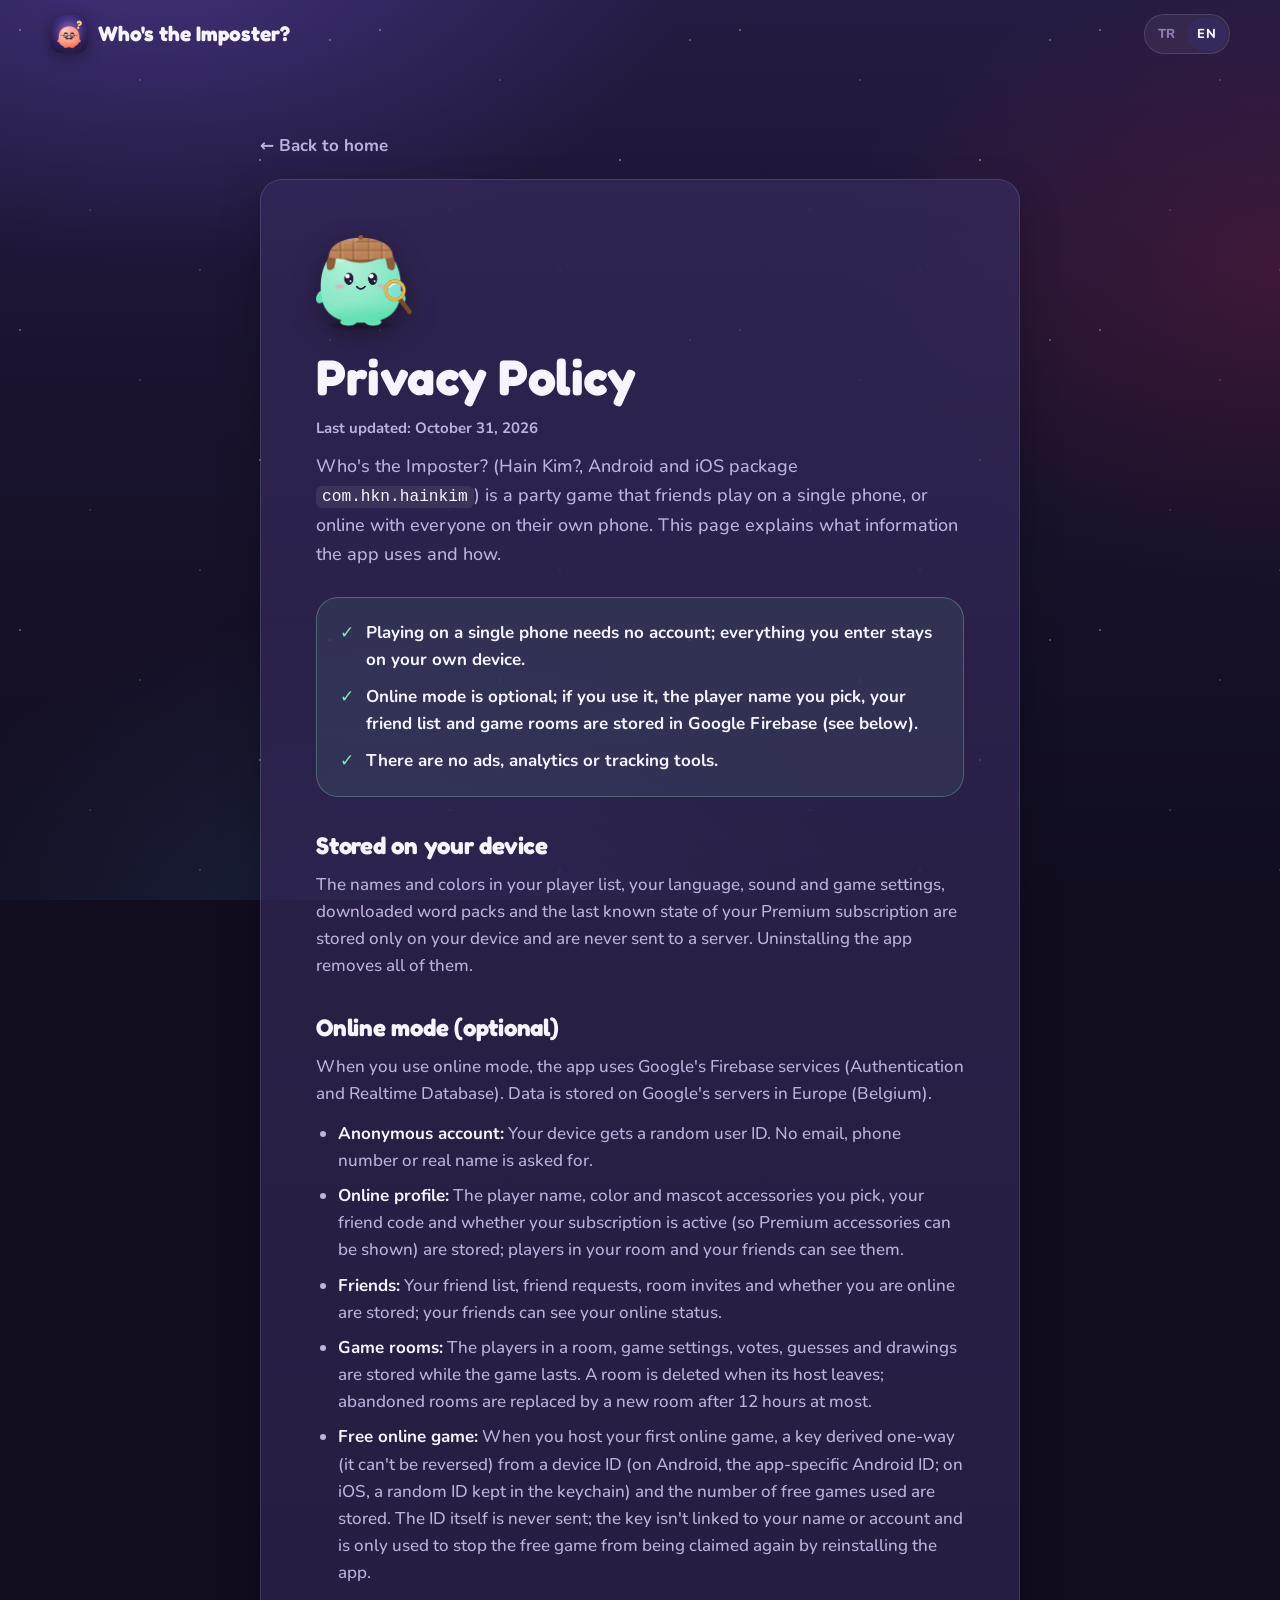
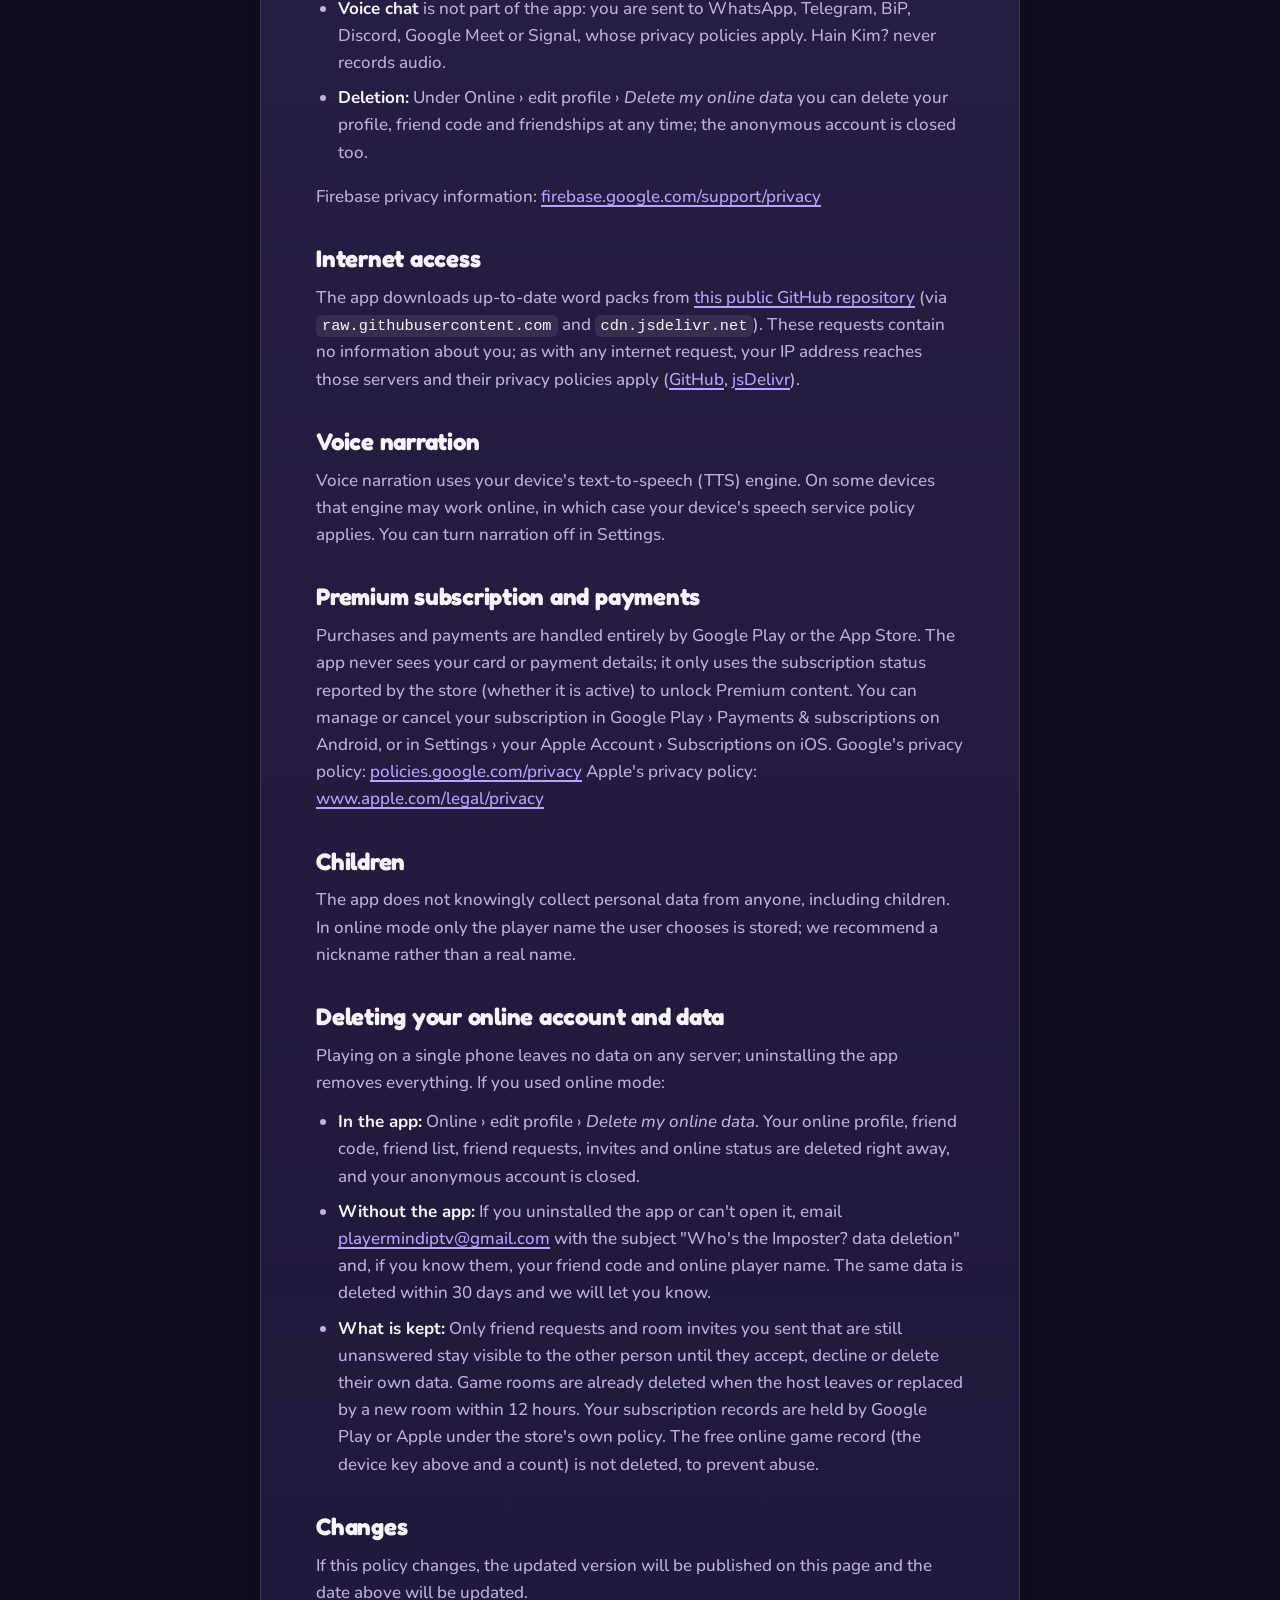
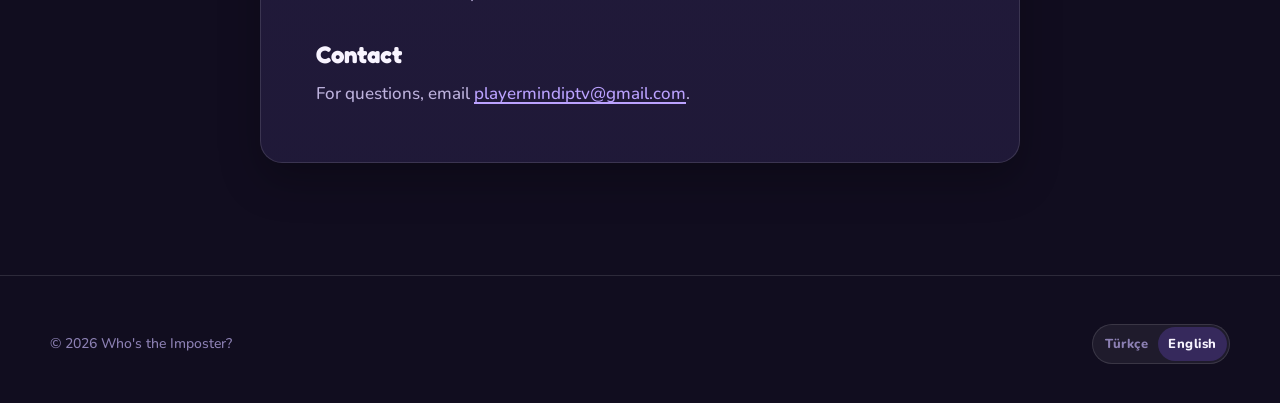
<file: privacy/index.html>
<!doctype html>
<html lang="tr">
<head>
  <meta charset="utf-8">
  <meta name="viewport" content="width=device-width, initial-scale=1">
  <title>Gizlilik Politikası · Hain Kim?</title>
  <meta name="description" content="Hain Kim? (Who's the Imposter?) gizlilik politikası: reklam yok, takip yok; tek telefonda veriler yalnızca cihazınızda, online mod isteğe bağlı.">
  <meta name="theme-color" content="#19132e">
  <link rel="canonical" href="https://dumkof22.github.io/hainkim-kelimeler/privacy/">
  <link rel="icon" type="image/png" sizes="192x192" href="../assets/img/icon-192.png">
  <link rel="apple-touch-icon" href="../assets/img/icon-180.png">

  <!-- Dil seçimi: ana sayfadakiyle aynı (?lang= > kayıtlı tercih > tarayıcı dili). -->
  <script>
    (function () {
      var supported = ['tr', 'en'];
      var lang = new URLSearchParams(location.search).get('lang');
      if (supported.indexOf(lang) < 0) {
        try { lang = localStorage.getItem('hk-lang'); } catch (e) { lang = null; }
      }
      if (supported.indexOf(lang) < 0) {
        var prefs = navigator.languages || [navigator.language || ''];
        lang = prefs.some(function (l) { return /^tr\b/i.test(l); }) ? 'tr' : 'en';
      }
      var root = document.documentElement;
      root.classList.add('js');
      root.dataset.lang = lang;
      if (lang !== 'tr') root.classList.add('lang-pending');
    })();
  </script>

  <link rel="preconnect" href="https://fonts.googleapis.com">
  <link rel="preconnect" href="https://fonts.gstatic.com" crossorigin>
  <link rel="stylesheet" href="https://fonts.googleapis.com/css2?family=Fredoka:wght@500;600;700&family=Nunito:wght@500;600;700;800&display=swap">
  <link rel="stylesheet" href="../assets/css/base.css">
  <link rel="stylesheet" href="../assets/css/components.css">
  <link rel="stylesheet" href="../assets/css/privacy.css">
  <script type="module" src="../assets/js/main.js"></script>
</head>
<body data-title-key="privacyMetaTitle">
  <a class="skip-link" href="#main" data-i18n="skip">İçeriğe geç</a>

  <header class="nav" id="nav">
    <div class="container nav__inner">
      <a class="brand" href="../">
        <img src="../assets/img/icon-192.png" alt="" width="38" height="38">
        <span data-i18n="appName">Hain Kim?</span>
      </a>
      <div class="nav__actions">
        <div class="lang-switch" role="group" aria-label="Dil" data-i18n-attr="aria-label:langLabel">
          <button type="button" data-lang="tr" aria-pressed="true">TR</button>
          <button type="button" data-lang="en" aria-pressed="false">EN</button>
        </div>
      </div>
    </div>
  </header>

  <main id="main" class="container policy-wrap">
    <a class="policy__back" href="../" data-i18n="privacyBack">← Ana sayfaya dön</a>

    <!-- Metin PRIVACY.md ile aynı; birini değiştirirken diğerini de güncelleyin. -->
    <article class="card policy" lang="tr">
      <img class="policy__mascot" src="../assets/img/mascots/detective.webp" alt="" width="390" height="395">
      <h1>Gizlilik Politikası</h1>
      <p class="policy__updated">Son güncelleme: 31 Ekim 2026</p>
      <p class="policy__intro">Hain Kim? (Android ve iOS paket adı <code>com.hkn.hainkim</code>), arkadaş gruplarının tek bir telefonla ya da online olarak herkesin kendi telefonundan oynadığı bir parti oyunudur. Bu sayfa, uygulamanın hangi bilgileri nasıl kullandığını açıklar.</p>

      <ul class="policy__summary">
        <li>Tek telefonla oynarken hesap gerekmez; girdiğiniz her şey yalnızca kendi cihazınızda kalır.</li>
        <li>Online mod isteğe bağlıdır; kullanırsanız seçtiğiniz oyuncu adı, arkadaş listeniz ve oyun odaları Google Firebase'de saklanır (aşağıya bakın).</li>
        <li>Reklam, analiz (analytics) ya da takip aracı yoktur.</li>
      </ul>

      <h2>Cihazınızda saklananlar</h2>
      <p>Oyuncu listesindeki adlar ve renkler, seçtiğiniz dil, ses ve oyun ayarları, indirilen kelime paketleri ve Premium aboneliğinizin son bilinen durumu yalnızca cihazınızda saklanır; hiçbir sunucuya gönderilmez. Uygulamayı silmek bu bilgilerin tamamını kaldırır.</p>

      <h2>Online mod (isteğe bağlı)</h2>
      <p>Online modu kullandığınızda uygulama Google'ın Firebase hizmetlerini (Authentication ve Realtime Database) kullanır. Veriler Google'ın Avrupa'daki (Belçika) sunucularında saklanır.</p>
      <ul>
        <li><strong>Anonim hesap:</strong> Cihazınıza rastgele bir kullanıcı kimliği verilir. E-posta, telefon numarası ya da gerçek ad istenmez.</li>
        <li><strong>Online profil:</strong> Seçtiğiniz oyuncu adı, renk ve maskot süsleri, arkadaş kodunuz ve (Premium süslerin görünmesi için) aboneliğinizin etkin olup olmadığı saklanır; odadaki oyuncular ve arkadaşlarınız bunları görür.</li>
        <li><strong>Arkadaşlar:</strong> Arkadaş listeniz, arkadaşlık istekleri, oda davetleri ve çevrimiçi olup olmadığınız saklanır; çevrimiçi durumunuzu arkadaşlarınız görür.</li>
        <li><strong>Oyun odaları:</strong> Odadaki oyuncular, oyun ayarları, oylar, tahminler ve çizimler oyun süresince saklanır. Oda sahibi odadan çıkınca oda silinir; terk edilen odalar en geç 12 saat sonra yeni bir odayla değiştirilir.</li>
        <li><strong>Ücretsiz online oyun:</strong> İlk online oyununuzu kurduğunuzda, cihazınızın kimliğinden (Android'de bu uygulamaya özel Android kimliği, iOS'ta anahtarlıkta saklanan rastgele bir kimlik) tek yönlü olarak (geri çevrilemeyecek şekilde) türetilen bir anahtar ve kullanılan ücretsiz oyun sayısı saklanır. Kimliğin kendisi gönderilmez; anahtar adınıza ya da hesabınıza bağlanmaz ve yalnızca uygulamayı silip yeniden yükleyerek ücretsiz oyunun tekrar alınmasını önlemek için kullanılır.</li>
        <li><strong>Sesli sohbet</strong> uygulamanın içinde değildir: WhatsApp, Telegram, BiP, Discord, Google Meet ya da Signal'e yönlendirilirsiniz ve o uygulamaların gizlilik politikaları geçerlidir. Hain Kim? ses kaydetmez.</li>
        <li><strong>Silme:</strong> Online › profili düzenle › <em>Online verilerimi sil</em> ile profilinizi, arkadaş kodunuzu ve arkadaşlıklarınızı istediğiniz an silebilirsiniz; anonim hesap da kapatılır.</li>
      </ul>
      <p>Firebase'in gizlilik bilgileri: <a href="https://firebase.google.com/support/privacy">firebase.google.com/support/privacy</a></p>

      <h2>İnternet bağlantısı</h2>
      <p>Uygulama güncel kelime paketlerini <a href="https://github.com/dumkof22/hainkim-kelimeler">herkese açık GitHub deposundan</a> (<code>raw.githubusercontent.com</code> ve <code>cdn.jsdelivr.net</code> üzerinden) indirir. Bu istekler sizinle ilgili hiçbir bilgi içermez; ancak her internet isteğinde olduğu gibi IP adresiniz bu sunuculara ulaşır ve onların gizlilik politikaları geçerlidir (<a href="https://docs.github.com/site-policy/privacy-policies/github-general-privacy-statement">GitHub</a>, <a href="https://www.jsdelivr.com/terms/privacy-policy-jsdelivr-net">jsDelivr</a>).</p>

      <h2>Sesli anlatım</h2>
      <p>Sesli anlatım, cihazınızdaki metin okuma (TTS) motorunu kullanır. Bazı cihazlarda bu motor internet üzerinden çalışabilir; bu durumda cihazınızın ses hizmetinin politikası geçerlidir. Sesli anlatımı Ayarlar'dan kapatabilirsiniz.</p>

      <h2>Premium abonelik ve ödemeler</h2>
      <p>Satın alma ve ödemeler tamamen Google Play ya da App Store tarafından işlenir. Uygulama kart ya da ödeme bilgilerinizi görmez; yalnızca mağazanın bildirdiği abonelik durumunu (etkin olup olmadığını) kullanarak Premium içeriği açar. Aboneliğinizi Android'de Google Play › Ödemeler ve abonelikler, iOS'ta Ayarlar › Apple hesabınız › Abonelikler bölümünden yönetebilir veya iptal edebilirsiniz. Google'ın gizlilik politikası: <a href="https://policies.google.com/privacy">policies.google.com/privacy</a> Apple'ın gizlilik politikası: <a href="https://www.apple.com/legal/privacy/">www.apple.com/legal/privacy</a></p>

      <h2>Çocuklar</h2>
      <p>Uygulama kimseden, çocuklar dahil, bilerek kişisel veri toplamaz. Online modda yalnızca kullanıcının kendi seçtiği oyuncu adı saklanır; gerçek ad yerine takma ad kullanılmasını öneririz.</p>

      <h2 id="hesap-silme">Online hesabınızı ve verilerinizi silme</h2>
      <p>Tek telefonla oynarken sunucuda hiçbir veriniz olmaz; uygulamayı silmek her şeyi kaldırır. Online modu kullandıysanız:</p>
      <ul>
        <li><strong>Uygulamadan:</strong> Online › profili düzenle › <em>Online verilerimi sil</em>. Online profiliniz, arkadaş kodunuz, arkadaş listeniz, arkadaşlık istekleriniz, davetleriniz ve çevrimiçi durumunuz hemen silinir; anonim hesabınız kapatılır.</li>
        <li><strong>Uygulama olmadan:</strong> Uygulamayı kaldırdıysanız ya da açamıyorsanız <a href="mailto:playermindiptv@gmail.com?subject=Hain%20Kim%3F%20veri%20silme">playermindiptv@gmail.com</a> adresine "Hain Kim? veri silme" konulu bir e-posta gönderin; biliyorsanız arkadaş kodunuzu ve online oyuncu adınızı yazın. Aynı veriler en geç 30 gün içinde silinir ve size bildirilir.</li>
        <li><strong>Saklanmaya devam eden:</strong> Yalnızca başkalarına gönderdiğiniz ve henüz yanıtlanmamış arkadaşlık istekleri ile oda davetleri, karşı taraf kabul edene, reddedene ya da kendi verilerini silene kadar onda görünür. Oyun odaları zaten oda sahibi çıkınca silinir ya da en geç 12 saat içinde yeni bir odayla değiştirilir. Abonelik kayıtlarınızı Google Play ya da Apple tutar; bunlar için mağazanın kendi politikası geçerlidir. Ücretsiz online oyun kaydı (yukarıdaki cihaz anahtarı ve sayı) kötüye kullanımı önlemek için silinmez.</li>
      </ul>

      <h2>Değişiklikler</h2>
      <p>Bu politika değişirse güncel hali bu sayfada yayımlanır ve yukarıdaki tarih yenilenir.</p>

      <h2>İletişim</h2>
      <p>Sorularınız için <a href="mailto:playermindiptv@gmail.com">playermindiptv@gmail.com</a> adresine yazabilirsiniz.</p>
    </article>

    <article class="card policy" lang="en">
      <img class="policy__mascot" src="../assets/img/mascots/detective.webp" alt="" width="390" height="395">
      <h1>Privacy Policy</h1>
      <p class="policy__updated">Last updated: October 31, 2026</p>
      <p class="policy__intro">Who's the Imposter? (Hain Kim?, Android and iOS package <code>com.hkn.hainkim</code>) is a party game that friends play on a single phone, or online with everyone on their own phone. This page explains what information the app uses and how.</p>

      <ul class="policy__summary">
        <li>Playing on a single phone needs no account; everything you enter stays on your own device.</li>
        <li>Online mode is optional; if you use it, the player name you pick, your friend list and game rooms are stored in Google Firebase (see below).</li>
        <li>There are no ads, analytics or tracking tools.</li>
      </ul>

      <h2>Stored on your device</h2>
      <p>The names and colors in your player list, your language, sound and game settings, downloaded word packs and the last known state of your Premium subscription are stored only on your device and are never sent to a server. Uninstalling the app removes all of them.</p>

      <h2>Online mode (optional)</h2>
      <p>When you use online mode, the app uses Google's Firebase services (Authentication and Realtime Database). Data is stored on Google's servers in Europe (Belgium).</p>
      <ul>
        <li><strong>Anonymous account:</strong> Your device gets a random user ID. No email, phone number or real name is asked for.</li>
        <li><strong>Online profile:</strong> The player name, color and mascot accessories you pick, your friend code and whether your subscription is active (so Premium accessories can be shown) are stored; players in your room and your friends can see them.</li>
        <li><strong>Friends:</strong> Your friend list, friend requests, room invites and whether you are online are stored; your friends can see your online status.</li>
        <li><strong>Game rooms:</strong> The players in a room, game settings, votes, guesses and drawings are stored while the game lasts. A room is deleted when its host leaves; abandoned rooms are replaced by a new room after 12 hours at most.</li>
        <li><strong>Free online game:</strong> When you host your first online game, a key derived one-way (it can't be reversed) from a device ID (on Android, the app-specific Android ID; on iOS, a random ID kept in the keychain) and the number of free games used are stored. The ID itself is never sent; the key isn't linked to your name or account and is only used to stop the free game from being claimed again by reinstalling the app.</li>
        <li><strong>Voice chat</strong> is not part of the app: you are sent to WhatsApp, Telegram, BiP, Discord, Google Meet or Signal, whose privacy policies apply. Hain Kim? never records audio.</li>
        <li><strong>Deletion:</strong> Under Online › edit profile › <em>Delete my online data</em> you can delete your profile, friend code and friendships at any time; the anonymous account is closed too.</li>
      </ul>
      <p>Firebase privacy information: <a href="https://firebase.google.com/support/privacy">firebase.google.com/support/privacy</a></p>

      <h2>Internet access</h2>
      <p>The app downloads up-to-date word packs from <a href="https://github.com/dumkof22/hainkim-kelimeler">this public GitHub repository</a> (via <code>raw.githubusercontent.com</code> and <code>cdn.jsdelivr.net</code>). These requests contain no information about you; as with any internet request, your IP address reaches those servers and their privacy policies apply (<a href="https://docs.github.com/site-policy/privacy-policies/github-general-privacy-statement">GitHub</a>, <a href="https://www.jsdelivr.com/terms/privacy-policy-jsdelivr-net">jsDelivr</a>).</p>

      <h2>Voice narration</h2>
      <p>Voice narration uses your device's text-to-speech (TTS) engine. On some devices that engine may work online, in which case your device's speech service policy applies. You can turn narration off in Settings.</p>

      <h2>Premium subscription and payments</h2>
      <p>Purchases and payments are handled entirely by Google Play or the App Store. The app never sees your card or payment details; it only uses the subscription status reported by the store (whether it is active) to unlock Premium content. You can manage or cancel your subscription in Google Play › Payments &amp; subscriptions on Android, or in Settings › your Apple Account › Subscriptions on iOS. Google's privacy policy: <a href="https://policies.google.com/privacy">policies.google.com/privacy</a> Apple's privacy policy: <a href="https://www.apple.com/legal/privacy/">www.apple.com/legal/privacy</a></p>

      <h2>Children</h2>
      <p>The app does not knowingly collect personal data from anyone, including children. In online mode only the player name the user chooses is stored; we recommend a nickname rather than a real name.</p>

      <h2 id="delete-account">Deleting your online account and data</h2>
      <p>Playing on a single phone leaves no data on any server; uninstalling the app removes everything. If you used online mode:</p>
      <ul>
        <li><strong>In the app:</strong> Online › edit profile › <em>Delete my online data</em>. Your online profile, friend code, friend list, friend requests, invites and online status are deleted right away, and your anonymous account is closed.</li>
        <li><strong>Without the app:</strong> If you uninstalled the app or can't open it, email <a href="mailto:playermindiptv@gmail.com?subject=Who's%20the%20Imposter%3F%20data%20deletion">playermindiptv@gmail.com</a> with the subject "Who's the Imposter? data deletion" and, if you know them, your friend code and online player name. The same data is deleted within 30 days and we will let you know.</li>
        <li><strong>What is kept:</strong> Only friend requests and room invites you sent that are still unanswered stay visible to the other person until they accept, decline or delete their own data. Game rooms are already deleted when the host leaves or replaced by a new room within 12 hours. Your subscription records are held by Google Play or Apple under the store's own policy. The free online game record (the device key above and a count) is not deleted, to prevent abuse.</li>
      </ul>

      <h2>Changes</h2>
      <p>If this policy changes, the updated version will be published on this page and the date above will be updated.</p>

      <h2>Contact</h2>
      <p>For questions, email <a href="mailto:playermindiptv@gmail.com">playermindiptv@gmail.com</a>.</p>
    </article>
  </main>

  <footer class="footer">
    <div class="container footer__bottom">
      <span>© 2026 <span data-i18n="appName">Hain Kim?</span></span>
      <div class="lang-switch" role="group" aria-label="Dil" data-i18n-attr="aria-label:langLabel">
        <button type="button" data-lang="tr" aria-pressed="true">Türkçe</button>
        <button type="button" data-lang="en" aria-pressed="false">English</button>
      </div>
    </div>
  </footer>
</body>
</html>
</file>
<file: assets/css/base.css>
/* Hain Kim? — temel stiller: renkler, yazı tipleri, zemin, butonlar.
   Renkler uygulamanın paletinden (lib/core/theme/app_colors.dart). */

:root {
  color-scheme: dark;

  --ink: #110d1f;
  --night: #19132e;
  --dusk: #241b42;
  --surface: #2a2149;
  --surface-high: #36295c;
  --outline: rgba(255, 255, 255, 0.12);
  --outline-strong: rgba(255, 255, 255, 0.2);

  --text: #f8f4ff;
  --muted: #bdb2dd;
  --faint: #8c80b3;
  --face-ink: #241b3a;

  --peach: #ff9a85;
  --peach-deep: #f2617a;
  --lilac: #bba2ff;
  --lilac-deep: #8b6cf0;
  --mint: #86e8c4;
  --mint-deep: #34c08f;
  --butter: #ffdc85;
  --butter-deep: #f2b33d;
  --sky: #94d6ff;
  --sky-deep: #4f9fef;
  --rose: #ff86a3;
  --blood: #f0506e;
  --blood-deep: #b21f45;
  --moon: #fff0c7;

  --title-gradient: linear-gradient(90deg, var(--peach), var(--butter) 50%, var(--lilac));

  --font-display: "Fredoka", "Nunito", system-ui, sans-serif;
  --font-body: "Nunito", system-ui, -apple-system, "Segoe UI", sans-serif;

  --radius-sm: 12px;
  --radius: 22px;
  --radius-lg: 32px;
  --gutter: clamp(16px, 4vw, 40px);
  --max: 1180px;
  --nav-h: 68px;
}

*,
*::before,
*::after {
  box-sizing: border-box;
}

html {
  scroll-behavior: smooth;
  scroll-padding-top: calc(var(--nav-h) + 12px);
  -webkit-text-size-adjust: 100%;
}

body {
  margin: 0;
  min-height: 100vh;
  background: var(--ink);
  color: var(--text);
  font-family: var(--font-body);
  font-size: 17px;
  font-weight: 500;
  line-height: 1.6;
  overflow-x: hidden;
  -webkit-font-smoothing: antialiased;
}

/* Gece gökyüzü: renkli sis + iki katman yıldız (biri hafifçe parıldar). */
body::before,
body::after {
  content: "";
  position: fixed;
  inset: 0;
  z-index: -1;
  pointer-events: none;
}

body::before {
  background:
    radial-gradient(60vw 50vh at 12% -5%, rgba(108, 76, 196, 0.42), transparent 70%),
    radial-gradient(50vw 50vh at 100% 30%, rgba(178, 31, 69, 0.22), transparent 70%),
    radial-gradient(60vw 60vh at 30% 110%, rgba(79, 159, 239, 0.16), transparent 70%),
    linear-gradient(180deg, var(--dusk) 0%, var(--night) 45%, var(--ink) 100%);
}

body::after {
  background-image:
    radial-gradient(1.2px 1.2px at 20px 30px, rgba(255, 255, 255, 0.7), transparent),
    radial-gradient(1px 1px at 140px 80px, rgba(255, 255, 255, 0.5), transparent),
    radial-gradient(1.4px 1.4px at 260px 160px, rgba(255, 240, 199, 0.8), transparent),
    radial-gradient(1px 1px at 90px 210px, rgba(255, 255, 255, 0.45), transparent),
    radial-gradient(1.2px 1.2px at 330px 40px, rgba(255, 255, 255, 0.6), transparent),
    radial-gradient(1px 1px at 200px 270px, rgba(187, 162, 255, 0.7), transparent);
  background-size: 360px 300px;
  animation: twinkle 6s ease-in-out infinite alternate;
}

@keyframes twinkle {
  from { opacity: 0.55; }
  to { opacity: 1; }
}

img {
  display: block;
  max-width: 100%;
  height: auto;
}

a {
  color: var(--lilac);
  text-decoration-thickness: 1.5px;
  text-underline-offset: 3px;
}

a:hover {
  color: var(--text);
}

:focus-visible {
  outline: 3px solid var(--butter);
  outline-offset: 3px;
  border-radius: 8px;
}

h1,
h2,
h3 {
  font-family: var(--font-display);
  font-weight: 700;
  line-height: 1.08;
  letter-spacing: -0.01em;
  margin: 0;
  text-wrap: balance;
}

p {
  margin: 0;
  text-wrap: pretty;
}

.container {
  width: 100%;
  max-width: calc(var(--max) + var(--gutter) * 2);
  margin-inline: auto;
  padding-inline: var(--gutter);
}

.gradient-text {
  background: var(--title-gradient);
  -webkit-background-clip: text;
  background-clip: text;
  color: transparent;
}

.skip-link {
  position: absolute;
  left: 12px;
  top: -60px;
  z-index: 100;
  padding: 10px 16px;
  border-radius: 999px;
  background: var(--butter);
  color: var(--face-ink);
  font-weight: 800;
}

.skip-link:focus {
  top: 12px;
}

.visually-hidden {
  position: absolute !important;
  width: 1px;
  height: 1px;
  overflow: hidden;
  clip: rect(0 0 0 0);
  white-space: nowrap;
}

/* ---------- Butonlar (uygulamadaki gibi alt kenarı kalın, basılınca iner) */

.btn {
  --btn-light: var(--peach);
  --btn-deep: var(--peach-deep);
  --btn-edge: #c4405d;
  display: inline-flex;
  align-items: center;
  justify-content: center;
  gap: 10px;
  min-height: 52px;
  padding: 0 24px;
  border: 0;
  border-radius: 999px;
  background: linear-gradient(180deg, var(--btn-light), var(--btn-deep));
  box-shadow: 0 5px 0 var(--btn-edge), 0 14px 30px rgba(242, 97, 122, 0.3);
  color: #fff;
  font-family: var(--font-display);
  font-size: 18px;
  font-weight: 600;
  line-height: 1;
  text-decoration: none;
  cursor: pointer;
  transition: transform 0.15s ease, box-shadow 0.15s ease, filter 0.15s ease;
}

.btn:hover {
  color: #fff;
  filter: brightness(1.06);
  transform: translateY(-1px);
}

.btn:active {
  transform: translateY(4px);
  box-shadow: 0 1px 0 var(--btn-edge), 0 6px 14px rgba(242, 97, 122, 0.25);
}

.btn svg {
  width: 20px;
  height: 20px;
  flex: none;
}

.btn--ghost {
  background: rgba(255, 255, 255, 0.06);
  box-shadow: inset 0 0 0 1.5px var(--outline-strong);
  color: var(--text);
}

.btn--ghost:hover {
  color: var(--text);
  background: rgba(255, 255, 255, 0.1);
}

.btn--ghost:active {
  box-shadow: inset 0 0 0 1.5px var(--outline-strong);
}

.btn--small {
  min-height: 40px;
  padding: 0 16px;
  font-size: 16px;
  box-shadow: 0 3px 0 var(--btn-edge);
}

.btn--small:active {
  transform: translateY(2px);
  box-shadow: 0 1px 0 var(--btn-edge);
}

/* ---------- Mağaza düğmeleri. <html data-appstore="soon"> iken App Store
   sürümü henüz yayında değildir: App Store düğmeleri "Yakında" der ve
   tıklanmaz. Yayına girince index.html'de değeri "live" yapmak yeter. */

.btn--apple {
  --btn-light: var(--lilac);
  --btn-deep: var(--lilac-deep);
  --btn-edge: #5f43c4;
  box-shadow: 0 5px 0 var(--btn-edge), 0 14px 30px rgba(139, 108, 240, 0.3);
}

.btn--apple:active {
  box-shadow: 0 1px 0 var(--btn-edge), 0 6px 14px rgba(139, 108, 240, 0.25);
}

html:not([data-appstore="soon"]) .appstore-soon,
html[data-appstore="soon"] .appstore-live {
  display: none;
}

html[data-appstore="soon"] [data-store="apple"] {
  pointer-events: none;
  cursor: default;
}

html[data-appstore="soon"] .btn[data-store="apple"] {
  background: rgba(255, 255, 255, 0.06);
  box-shadow: inset 0 0 0 1.5px var(--outline-strong);
  color: var(--muted);
}

/* iPhone'da (stores.js) App Store düğmesi öne geçer. */
html.is-ios:not([data-appstore="soon"]) .btn[data-store="apple"] {
  order: -1;
}

/* ---------- Kaydırınca beliren bölümler (yalnızca JS varken gizlenir) */

.js .reveal {
  opacity: 0;
  transform: translateY(28px);
  transition: opacity 0.7s ease, transform 0.7s cubic-bezier(0.2, 0.8, 0.2, 1);
}

.js .reveal.is-visible {
  opacity: 1;
  transform: none;
}

/* İngilizce sayfa yüklenirken Türkçe metin bir an görünmesin; JS gelmezse
   1,2 sn sonra yine de açılır. */
html.lang-pending body {
  opacity: 0;
  animation: lang-fallback 0s linear 1.2s forwards;
}

@keyframes lang-fallback {
  to { opacity: 1; }
}

@media (prefers-reduced-motion: reduce) {
  html {
    scroll-behavior: auto;
  }

  *,
  *::before,
  *::after {
    animation-duration: 0.01ms !important;
    animation-iteration-count: 1 !important;
    transition-duration: 0.01ms !important;
  }

  .js .reveal {
    opacity: 1;
    transform: none;
  }
}
</file>
<file: assets/css/components.css>
/* Tekrar kullanılan parçalar: üst menü, dil seçici, telefon, çipler,
   bölüm başlıkları, maskotlar, alt bilgi. */

/* ---------- Üst menü */

.nav {
  position: sticky;
  top: 0;
  z-index: 50;
  height: var(--nav-h);
  transition: background-color 0.25s ease, box-shadow 0.25s ease;
}

.nav.is-scrolled {
  background: rgba(17, 13, 31, 0.78);
  box-shadow: 0 1px 0 var(--outline);
  -webkit-backdrop-filter: blur(14px) saturate(140%);
  backdrop-filter: blur(14px) saturate(140%);
}

.nav__inner {
  display: flex;
  align-items: center;
  gap: 20px;
  height: 100%;
}

.brand {
  display: inline-flex;
  align-items: center;
  gap: 10px;
  color: var(--text);
  text-decoration: none;
  font-family: var(--font-display);
  font-size: 21px;
  font-weight: 700;
  white-space: nowrap;
}

.brand img {
  width: 38px;
  height: 38px;
  border-radius: 11px;
  box-shadow: 0 4px 14px rgba(0, 0, 0, 0.35);
}

.nav__menu {
  margin-left: auto;
}

.nav__links {
  display: flex;
  gap: 4px;
  margin: 0;
  padding: 0;
  list-style: none;
}

.nav__links a {
  display: block;
  padding: 8px 12px;
  border-radius: 999px;
  color: var(--muted);
  font-weight: 700;
  font-size: 15px;
  text-decoration: none;
  transition: color 0.2s ease, background-color 0.2s ease;
}

.nav__links a:hover {
  color: var(--text);
  background: rgba(255, 255, 255, 0.06);
}

.nav__actions {
  display: flex;
  align-items: center;
  gap: 10px;
}

.brand + .nav__actions {
  margin-left: auto;
}

@media (max-width: 900px) {
  .nav__menu {
    display: none;
  }

  .nav__actions {
    margin-left: auto;
  }
}

@media (max-width: 480px) {
  .brand span {
    display: none;
  }

  .nav .btn--small {
    padding: 0 14px;
  }
}

/* ---------- Dil seçici */

.lang-switch {
  display: inline-flex;
  padding: 3px;
  border-radius: 999px;
  background: rgba(255, 255, 255, 0.06);
  box-shadow: inset 0 0 0 1px var(--outline);
}

.lang-switch button {
  min-width: 40px;
  min-height: 34px;
  padding: 0 10px;
  border: 0;
  border-radius: 999px;
  background: transparent;
  color: var(--faint);
  font: 800 13px/1 var(--font-body);
  letter-spacing: 0.04em;
  cursor: pointer;
  transition: color 0.2s ease, background-color 0.2s ease;
}

.lang-switch button:hover {
  color: var(--text);
}

.lang-switch button[aria-pressed="true"] {
  background: var(--surface-high);
  color: var(--text);
}

/* ---------- Telefon çerçevesi (ekran görüntüleri çerçevesiz üretilir) */

.phone {
  position: relative;
  width: var(--phone-w, 300px);
  max-width: 100%;
  aspect-ratio: 412 / 892;
  padding: calc(var(--phone-w, 300px) * 0.034);
  border-radius: calc(var(--phone-w, 300px) * 0.16);
  background: #0c0916;
  box-shadow:
    inset 0 0 0 2px rgba(187, 162, 255, 0.35),
    0 0 80px rgba(139, 108, 240, 0.32),
    0 30px 60px rgba(0, 0, 0, 0.55);
}

.phone__screen {
  position: relative;
  width: 100%;
  height: 100%;
  overflow: hidden;
  border-radius: calc(var(--phone-w, 300px) * 0.125);
  background: var(--night);
}

.phone__screen img {
  position: absolute;
  inset: 0;
  width: 100%;
  height: 100%;
  object-fit: cover;
  transition: opacity 0.5s ease, transform 0.6s ease;
}

.phone__screen img:not(.is-active) {
  opacity: 0;
  transform: scale(1.03);
}

/* Ön kamera deliği */
.phone__screen::after {
  content: "";
  position: absolute;
  top: 1.3%;
  left: 50%;
  width: 3%;
  aspect-ratio: 1;
  border-radius: 50%;
  background: #000;
  transform: translateX(-50%);
  z-index: 2;
}

.phone-dots {
  display: flex;
  justify-content: center;
  gap: 8px;
  margin-top: 22px;
}

.phone-dots button {
  width: 10px;
  height: 10px;
  padding: 0;
  border: 0;
  border-radius: 999px;
  background: var(--outline-strong);
  cursor: pointer;
  transition: width 0.3s ease, background-color 0.3s ease;
}

.phone-dots button[aria-current="true"] {
  width: 28px;
  background: var(--accent, var(--peach));
}

/* ---------- Bölüm başlığı */

.section {
  position: relative;
  padding-block: clamp(64px, 9vw, 112px);
}

.section-head {
  max-width: 720px;
  margin: 0 auto clamp(40px, 6vw, 64px);
  text-align: center;
}

.section-head h2 {
  font-size: clamp(34px, 5vw, 56px);
}

.section-head p {
  margin-top: 16px;
  color: var(--muted);
  font-size: clamp(17px, 1.6vw, 19px);
}

.eyebrow {
  display: inline-flex;
  align-items: center;
  gap: 8px;
  margin-bottom: 18px;
  padding: 7px 14px;
  border-radius: 999px;
  background: rgba(255, 220, 133, 0.1);
  box-shadow: inset 0 0 0 1px rgba(255, 220, 133, 0.28);
  color: var(--butter);
  font-size: 13px;
  font-weight: 800;
  letter-spacing: 0.08em;
  text-transform: uppercase;
}

/* ---------- Çipler ve kartlar */

.chip {
  display: inline-flex;
  align-items: center;
  gap: 6px;
  padding: 6px 12px;
  border-radius: 999px;
  background: rgba(255, 255, 255, 0.07);
  box-shadow: inset 0 0 0 1px var(--outline);
  color: var(--muted);
  font-size: 14px;
  font-weight: 700;
  white-space: nowrap;
}

.card {
  position: relative;
  border-radius: var(--radius);
  background: linear-gradient(180deg, rgba(54, 41, 92, 0.72), rgba(42, 33, 73, 0.6));
  box-shadow: inset 0 0 0 1px var(--outline), 0 18px 40px rgba(0, 0, 0, 0.25);
}

/* ---------- Maskotlar: hafifçe süzülür */

.mascot {
  position: absolute;
  width: var(--size, 140px);
  filter: drop-shadow(0 16px 22px rgba(0, 0, 0, 0.4));
  animation: float 5s ease-in-out infinite;
  animation-delay: var(--delay, 0s);
  pointer-events: none;
  user-select: none;
}

@keyframes float {
  0%,
  100% { translate: 0 0; rotate: var(--tilt, 0deg); }
  50% { translate: 0 -12px; rotate: calc(var(--tilt, 0deg) * -0.4); }
}

/* ---------- Alt bilgi */

.footer {
  padding-block: 48px 40px;
  border-top: 1px solid var(--outline);
  color: var(--faint);
  font-size: 15px;
}

.footer__inner {
  display: grid;
  grid-template-columns: 1.4fr 1fr;
  gap: 32px;
  align-items: start;
}

.footer__tagline {
  max-width: 380px;
  margin-top: 12px;
}

.footer__links {
  display: flex;
  flex-wrap: wrap;
  justify-content: flex-end;
  gap: 8px 22px;
  margin: 0;
  padding: 0;
  list-style: none;
}

.footer__links a {
  color: var(--muted);
  font-weight: 700;
  text-decoration: none;
}

.footer__links a:hover {
  color: var(--text);
}

.footer__bottom {
  display: flex;
  flex-wrap: wrap;
  justify-content: space-between;
  align-items: center;
  gap: 16px;
  margin-top: 36px;
  padding-top: 24px;
  border-top: 1px solid var(--outline);
  font-size: 14px;
}

@media (max-width: 720px) {
  .footer__inner {
    grid-template-columns: 1fr;
  }

  .footer__links {
    justify-content: flex-start;
  }
}
</file>
<file: assets/css/sections.css>
/* Ana sayfanın bölümleri, yukarıdan aşağıya. */

/* ---------- Giriş */

.hero {
  padding-block: clamp(32px, 6vw, 72px) clamp(64px, 9vw, 120px);
}

.hero__inner {
  display: grid;
  grid-template-columns: minmax(0, 1.08fr) minmax(0, 0.92fr);
  align-items: center;
  gap: clamp(32px, 5vw, 72px);
}

.hero__title {
  font-size: clamp(60px, 9.5vw, 124px);
  line-height: 0.98;
  padding-bottom: 0.06em;
}

[lang="en"] .hero__title {
  font-size: clamp(52px, 7.4vw, 96px);
}

.hero__tagline {
  margin-top: 14px;
  font-family: var(--font-display);
  font-size: clamp(24px, 3vw, 34px);
  font-weight: 600;
  color: var(--text);
}

.hero__lead {
  max-width: 540px;
  margin-top: 18px;
  color: var(--muted);
  font-size: clamp(17px, 1.7vw, 20px);
}

.hero__actions {
  display: flex;
  flex-wrap: wrap;
  gap: 14px;
  margin-top: 32px;
}

.hero__facts {
  display: flex;
  flex-wrap: wrap;
  gap: 10px;
  margin: 28px 0 0;
  padding: 0;
  list-style: none;
}

.hero__stage {
  position: relative;
  display: grid;
  place-items: center;
  min-height: 560px;
}

/* Telefonun arkasındaki ay ışığı */
.hero__stage::before {
  content: "";
  position: absolute;
  width: 88%;
  aspect-ratio: 1;
  border-radius: 50%;
  background: radial-gradient(circle, rgba(187, 162, 255, 0.4), rgba(187, 162, 255, 0) 68%);
}

.hero__stage .phone {
  --phone-w: min(300px, 70vw);
  rotate: 4deg;
}

.hero__stage .mascot--detective { --size: 42%; left: -6%; bottom: -2%; --delay: -1s; }
.hero__stage .mascot--disguise { --size: 27%; right: 0; top: 6%; --tilt: 10deg; --delay: -2.5s; }
.hero__stage .mascot--vampire { --size: 26%; left: 2%; top: 4%; --tilt: -10deg; --delay: -3.5s; }
.hero__stage .mascot--artist { --size: 25%; right: 2%; bottom: 6%; --delay: -0.5s; }

@media (max-width: 900px) {
  .hero__inner {
    grid-template-columns: 1fr;
    text-align: center;
  }

  .hero__lead {
    margin-inline: auto;
  }

  .hero__actions,
  .hero__facts {
    justify-content: center;
  }

  .hero__stage {
    min-height: 0;
    padding-block: 12px 24px;
  }
}

/* ---------- Kayan şerit */

.band {
  position: relative;
  z-index: 1;
  overflow: hidden;
  margin-block: -12px;
  padding-block: 14px;
  background: linear-gradient(90deg, var(--peach), var(--butter) 35%, var(--mint) 65%, var(--sky));
  rotate: -2deg;
  box-shadow: 0 14px 40px rgba(0, 0, 0, 0.35);
}

.band__track {
  display: flex;
  width: max-content;
  animation: marquee 38s linear infinite;
}

.band__list {
  display: flex;
  align-items: center;
  gap: 30px;
  margin: 0;
  padding: 0 15px;
  list-style: none;
  color: var(--face-ink);
  font-family: var(--font-display);
  font-size: clamp(18px, 2vw, 22px);
  font-weight: 600;
  white-space: nowrap;
}

.band__list li + li::before {
  content: "✦";
  margin-right: 30px;
  opacity: 0.55;
}

@keyframes marquee {
  to { transform: translateX(-50%); }
}

/* ---------- Modlar */

.modes__tabs[hidden] {
  display: none;
}

.modes__tabs {
  display: flex;
  justify-content: center;
  flex-wrap: wrap;
  gap: 10px;
  margin-bottom: 36px;
}

.mode-tab {
  --accent: var(--peach);
  display: inline-flex;
  align-items: center;
  gap: 10px;
  padding: 8px 20px 8px 8px;
  border: 0;
  border-radius: 999px;
  background: rgba(255, 255, 255, 0.05);
  box-shadow: inset 0 0 0 1.5px var(--outline);
  color: var(--muted);
  font: 600 18px/1 var(--font-display);
  cursor: pointer;
  transition: background-color 0.25s ease, box-shadow 0.25s ease, color 0.25s ease;
}

.mode-tab img {
  width: 40px;
  height: 40px;
  object-fit: contain;
}

.mode-tab:hover {
  color: var(--text);
}

.mode-tab[aria-selected="true"] {
  background: color-mix(in srgb, var(--accent) 18%, transparent);
  box-shadow: inset 0 0 0 1.5px color-mix(in srgb, var(--accent) 75%, transparent);
  color: var(--text);
}

.mode-panel {
  --accent: var(--peach);
  --accent-deep: var(--peach-deep);
  display: grid;
  grid-template-columns: minmax(0, 1.1fr) minmax(0, 0.9fr);
  align-items: center;
  gap: clamp(32px, 5vw, 64px);
  padding: clamp(28px, 5vw, 56px);
  overflow: hidden;
}

html:not(.js) .mode-panel + .mode-panel {
  margin-top: 24px;
}

.js .mode-panel[hidden] {
  display: none;
}

.mode-panel::before {
  content: "";
  position: absolute;
  inset: 0;
  border-radius: inherit;
  background: radial-gradient(70% 90% at 100% 0%, color-mix(in srgb, var(--accent-deep) 30%, transparent), transparent 70%);
  pointer-events: none;
}

.mode-panel--drawing,
.mode-tab--drawing { --accent: var(--sky); --accent-deep: var(--sky-deep); }
.mode-panel--vampire,
.mode-tab--vampire { --accent: var(--blood); --accent-deep: var(--blood-deep); }

.mode-panel__text {
  position: relative;
}

.mode-panel__badge {
  display: inline-block;
  margin-bottom: 14px;
  color: var(--accent);
  font-size: 13px;
  font-weight: 800;
  letter-spacing: 0.1em;
  text-transform: uppercase;
}

.mode-panel h3 {
  font-size: clamp(34px, 4.4vw, 52px);
}

.mode-panel__desc {
  margin-top: 16px;
  color: var(--muted);
  font-size: 18px;
}

.mode-panel__list {
  display: grid;
  gap: 12px;
  margin: 26px 0 0;
  padding: 0;
  list-style: none;
}

.mode-panel__list li {
  position: relative;
  padding-left: 34px;
}

.mode-panel__list li::before {
  content: "";
  position: absolute;
  left: 0;
  top: 3px;
  width: 22px;
  height: 22px;
  border-radius: 50%;
  background:
    url("data:image/svg+xml,%3Csvg xmlns='http://www.w3.org/2000/svg' viewBox='0 0 24 24' fill='none' stroke='%23241b3a' stroke-width='3.2' stroke-linecap='round' stroke-linejoin='round'%3E%3Cpath d='M6 12.5l4 4 8-9'/%3E%3C/svg%3E") center / 14px no-repeat,
    linear-gradient(180deg, var(--accent), var(--accent-deep));
}

.mode-panel__chips {
  display: flex;
  flex-wrap: wrap;
  gap: 8px;
  margin-top: 26px;
}

.mode-panel__roles {
  display: flex;
  flex-wrap: wrap;
  gap: 6px 14px;
  margin: 26px 0 0;
  padding: 0;
  list-style: none;
}

.mode-panel__roles li {
  display: grid;
  justify-items: center;
  gap: 4px;
  width: 64px;
  color: var(--muted);
  font-size: 13px;
  font-weight: 700;
  text-align: center;
}

.mode-panel__roles img {
  width: 52px;
  height: 52px;
  object-fit: contain;
  filter: drop-shadow(0 6px 8px rgba(0, 0, 0, 0.35));
}

.mode-panel__device {
  position: relative;
  display: grid;
  justify-items: center;
}

.mode-panel__device .phone {
  --phone-w: min(280px, 68vw);
}

.mode-panel__device .mascot {
  --size: 34%;
  right: -4%;
  bottom: 8%;
  z-index: 2;
}

@media (max-width: 900px) {
  .mode-panel {
    grid-template-columns: 1fr;
  }

  .mode-panel__device .mascot {
    right: 4%;
  }
}

/* ---------- Nasıl oynanır: metin akarken telefon ekranı değişir */

.howto__grid {
  display: grid;
  grid-template-columns: minmax(0, 1fr) minmax(0, 1fr);
  gap: clamp(32px, 6vw, 96px);
}

.howto__steps {
  margin: 0;
  padding: 0;
  list-style: none;
  counter-reset: step;
}

.step {
  display: flex;
  flex-direction: column;
  justify-content: center;
  min-height: 72vh;
  padding-block: 24px;
  counter-increment: step;
  opacity: 0.35;
  transition: opacity 0.4s ease;
}

.step.is-active,
html:not(.js) .step {
  opacity: 1;
}

.step__num {
  display: grid;
  place-items: center;
  width: 54px;
  height: 54px;
  margin-bottom: 20px;
  border-radius: 18px;
  background: linear-gradient(180deg, var(--step-color, var(--peach)), var(--step-deep, var(--peach-deep)));
  box-shadow: 0 4px 0 rgba(0, 0, 0, 0.25);
  color: var(--face-ink);
  font: 700 26px/1 var(--font-display);
}

.step__num::before {
  content: counter(step);
}

.step:nth-child(2) { --step-color: var(--butter); --step-deep: var(--butter-deep); }
.step:nth-child(3) { --step-color: var(--rose); --step-deep: var(--blood); }
.step:nth-child(4) { --step-color: var(--mint); --step-deep: var(--mint-deep); }

.step h3 {
  font-size: clamp(28px, 3.4vw, 40px);
}

.step p {
  max-width: 460px;
  margin-top: 14px;
  color: var(--muted);
  font-size: 18px;
}

.step .phone {
  display: none;
}

.howto__device {
  position: sticky;
  top: calc(var(--nav-h) + 6vh);
  display: grid;
  place-items: center;
  height: calc(100vh - var(--nav-h) - 12vh);
  min-height: 520px;
}

.howto__device .phone {
  --phone-w: min(310px, 32vh);
}

.howto__device::before {
  content: "";
  position: absolute;
  width: 90%;
  aspect-ratio: 1;
  border-radius: 50%;
  background: radial-gradient(circle, rgba(255, 154, 133, 0.22), transparent 68%);
}

@media (max-width: 900px) {
  .howto__grid {
    grid-template-columns: 1fr;
  }

  .howto__device {
    display: none;
  }

  .step {
    min-height: 0;
    padding-block: 28px;
    opacity: 1;
    align-items: center;
    text-align: center;
  }

  .step .phone {
    --phone-w: min(240px, 62vw);
    display: block;
    order: 3;
    margin-top: 28px;
  }
}

/* ---------- Özellikler */

.features__grid {
  display: grid;
  grid-template-columns: repeat(4, minmax(0, 1fr));
  gap: 18px;
  margin: 0;
  padding: 0;
  list-style: none;
}

.feature {
  padding: 26px 24px 28px;
  transition: transform 0.25s ease, box-shadow 0.25s ease;
}

.feature:hover {
  transform: translateY(-4px);
  box-shadow: inset 0 0 0 1px var(--outline-strong), 0 24px 48px rgba(0, 0, 0, 0.3);
}

.feature__icon {
  display: grid;
  place-items: center;
  width: 54px;
  height: 54px;
  margin-bottom: 18px;
  border-radius: 17px;
  background: color-mix(in srgb, var(--tone, var(--lilac)) 20%, transparent);
  box-shadow: inset 0 0 0 1px color-mix(in srgb, var(--tone, var(--lilac)) 45%, transparent);
  font-size: 27px;
  line-height: 1;
}

.feature h3 {
  font-size: 21px;
}

.feature p {
  margin-top: 8px;
  color: var(--muted);
  font-size: 15.5px;
  line-height: 1.55;
}

.feature:nth-child(8n + 1) { --tone: var(--peach); }
.feature:nth-child(8n + 2) { --tone: var(--butter); }
.feature:nth-child(8n + 3) { --tone: var(--mint); }
.feature:nth-child(8n + 4) { --tone: var(--sky); }
.feature:nth-child(8n + 5) { --tone: var(--lilac); }
.feature:nth-child(8n + 6) { --tone: var(--rose); }
.feature:nth-child(8n + 7) { --tone: var(--blood); }
.feature:nth-child(8n + 8) { --tone: var(--mint); }

@media (max-width: 1000px) {
  .features__grid {
    grid-template-columns: repeat(2, minmax(0, 1fr));
  }
}

@media (max-width: 520px) {
  .features__grid {
    grid-template-columns: 1fr;
  }

  .feature {
    display: grid;
    grid-template-columns: auto 1fr;
    column-gap: 16px;
    padding: 20px;
  }

  .feature__icon {
    grid-row: span 2;
    margin-bottom: 0;
  }
}

/* ---------- Kategoriler ve Premium */

.packs__grid {
  display: grid;
  grid-template-columns: minmax(0, 1.5fr) minmax(0, 1fr);
  gap: 24px;
  align-items: start;
}

.packs__list {
  padding: clamp(22px, 3vw, 32px);
}

.packs__stats {
  display: flex;
  flex-wrap: wrap;
  gap: 12px 28px;
  margin-bottom: 24px;
}

.stat strong {
  display: block;
  font: 700 clamp(36px, 4vw, 46px)/1 var(--font-display);
}

.stat span {
  color: var(--faint);
  font-size: 14px;
  font-weight: 800;
  letter-spacing: 0.06em;
  text-transform: uppercase;
}

.stat:nth-child(1) strong { color: var(--butter); }
.stat:nth-child(2) strong { color: var(--peach); }
.stat:nth-child(3) strong { color: var(--sky); }

.category-list {
  display: flex;
  flex-wrap: wrap;
  gap: 8px;
  margin: 0;
  padding: 0;
  list-style: none;
}

.category {
  display: inline-flex;
  align-items: center;
  gap: 8px;
  padding: 7px 12px 7px 9px;
  border-radius: 14px;
  background: rgba(255, 255, 255, 0.06);
  box-shadow: inset 0 0 0 1px var(--outline);
  font-weight: 700;
  font-size: 15px;
}

.category__icon {
  font-size: 19px;
  line-height: 1;
}

.category__count {
  color: var(--faint);
  font-size: 13px;
}

.category--free {
  box-shadow: inset 0 0 0 1.5px rgba(134, 232, 196, 0.55);
}

.category__free {
  padding: 2px 7px;
  border-radius: 999px;
  background: rgba(134, 232, 196, 0.16);
  color: var(--mint);
  font-size: 11px;
  font-weight: 800;
  letter-spacing: 0.04em;
  text-transform: uppercase;
}

.packs__note {
  margin-top: 22px;
  color: var(--faint);
  font-size: 15px;
}

.premium {
  padding: clamp(26px, 3vw, 34px);
  overflow: hidden;
  background:
    radial-gradient(90% 70% at 100% 0%, rgba(242, 179, 61, 0.28), transparent 70%),
    linear-gradient(180deg, rgba(54, 41, 92, 0.85), rgba(42, 33, 73, 0.75));
  box-shadow: inset 0 0 0 1.5px rgba(255, 220, 133, 0.35), 0 18px 40px rgba(0, 0, 0, 0.3);
}

.premium__mascot {
  position: absolute;
  right: -10px;
  top: -6px;
  width: 120px;
  rotate: 12deg;
  filter: drop-shadow(0 10px 14px rgba(0, 0, 0, 0.35));
}

.premium h3,
.premium__lead {
  max-width: calc(100% - 100px);
}

.premium h3 {
  font-size: clamp(28px, 3vw, 36px);
}

.premium h3 span {
  color: var(--butter);
}

.premium__lead {
  margin-top: 12px;
  color: var(--muted);
}

.premium__list {
  display: grid;
  gap: 12px;
  margin: 22px 0 0;
  padding: 0;
  list-style: none;
}

.premium__list li {
  display: flex;
  gap: 12px;
  font-size: 16px;
}

.premium__list li::before {
  content: "✦";
  flex: none;
  color: var(--butter);
}

.premium__fine {
  margin-top: 20px;
  color: var(--faint);
  font-size: 13.5px;
}

@media (max-width: 900px) {
  .packs__grid {
    grid-template-columns: 1fr;
  }
}

/* ---------- SSS */

.faq__list {
  display: grid;
  gap: 12px;
  max-width: 820px;
  margin: 0 auto;
}

.faq__item {
  border-radius: var(--radius);
  background: rgba(42, 33, 73, 0.6);
  box-shadow: inset 0 0 0 1px var(--outline);
  transition: background-color 0.25s ease;
}

.faq__item[open] {
  background: rgba(54, 41, 92, 0.72);
}

.faq__item summary {
  display: flex;
  align-items: center;
  justify-content: space-between;
  gap: 16px;
  padding: 20px 24px;
  font: 600 19px/1.3 var(--font-display);
  list-style: none;
  cursor: pointer;
}

.faq__item summary::-webkit-details-marker {
  display: none;
}

.faq__item summary::after {
  content: "+";
  flex: none;
  display: grid;
  place-items: center;
  width: 32px;
  height: 32px;
  border-radius: 50%;
  background: rgba(255, 255, 255, 0.08);
  color: var(--butter);
  font: 600 22px/1 var(--font-display);
  transition: rotate 0.25s ease;
}

.faq__item[open] summary::after {
  rotate: 45deg;
}

.faq__item p {
  padding: 0 24px 22px;
  color: var(--muted);
}

/* ---------- Kapanış çağrısı */

.cta {
  position: relative;
  padding: clamp(40px, 6vw, 72px) clamp(24px, 5vw, 64px) 0;
  overflow: hidden;
  border-radius: var(--radius-lg);
  background:
    radial-gradient(60% 80% at 50% 0%, rgba(187, 162, 255, 0.35), transparent 70%),
    linear-gradient(180deg, #3a2a66, #241b42);
  box-shadow: inset 0 0 0 1.5px rgba(187, 162, 255, 0.35), 0 30px 60px rgba(0, 0, 0, 0.35);
  text-align: center;
}

.cta h2 {
  font-size: clamp(38px, 6vw, 68px);
}

.cta p {
  max-width: 560px;
  margin: 16px auto 0;
  color: var(--muted);
  font-size: 18px;
}

.cta__actions {
  display: flex;
  flex-wrap: wrap;
  justify-content: center;
  gap: 14px;
  margin-top: 30px;
}

.cta__crowd {
  display: flex;
  justify-content: center;
  align-items: flex-end;
  gap: clamp(0px, 1vw, 12px);
  margin: clamp(32px, 5vw, 48px) auto 0;
  padding: 0;
  list-style: none;
}

.cta__crowd img {
  width: clamp(56px, 10vw, 120px);
  margin-bottom: -10%;
  filter: drop-shadow(0 10px 14px rgba(0, 0, 0, 0.35));
  transition: translate 0.3s cubic-bezier(0.3, 1.6, 0.5, 1);
}

.cta__crowd li:nth-child(odd) img {
  width: clamp(48px, 8.5vw, 104px);
}

.cta__crowd img:hover {
  translate: 0 -14px;
}
</file>
<file: assets/css/privacy.css>
/* Gizlilik politikası sayfası: okunaklı, tek sütun metin. */

.policy-wrap {
  display: flex;
  flex-direction: column;
  align-items: center;
  padding-block: clamp(32px, 6vw, 64px) clamp(64px, 9vw, 112px);
}

.policy {
  width: 100%;
  max-width: 760px;
  margin-inline: auto;
  padding: clamp(28px, 5vw, 56px);
}

/* JS varken yalnızca seçili dil görünür; yoksa iki dil alt alta. */
.js[data-lang="tr"] .policy[lang="en"],
.js[data-lang="en"] .policy[lang="tr"] {
  display: none;
}

html:not(.js) .policy + .policy {
  margin-top: 32px;
}

.policy__mascot {
  width: 96px;
  margin-bottom: 18px;
  filter: drop-shadow(0 10px 14px rgba(0, 0, 0, 0.35));
}

.policy h1 {
  font-size: clamp(34px, 5vw, 50px);
}

.policy__updated {
  margin-top: 10px;
  color: var(--faint);
  font-size: 15px;
  font-weight: 700;
}

.policy__intro {
  margin-top: 22px;
  color: var(--muted);
  font-size: 18px;
}

.policy__summary {
  display: grid;
  gap: 10px;
  margin: 28px 0 8px;
  padding: 22px 24px;
  border-radius: var(--radius);
  background: rgba(134, 232, 196, 0.08);
  box-shadow: inset 0 0 0 1px rgba(134, 232, 196, 0.3);
  list-style: none;
}

.policy__summary li {
  display: flex;
  gap: 12px;
  font-weight: 700;
}

.policy__summary li::before {
  content: "✓";
  flex: none;
  color: var(--mint);
  font-weight: 800;
}

.policy h2 {
  margin-top: 36px;
  font-size: 24px;
  color: var(--text);
}

.policy p {
  margin-top: 12px;
  color: var(--muted);
}

/* Online mod gibi madde madde anlatılan bölümler. */
.policy ul:not(.policy__summary) {
  margin-top: 12px;
  padding-inline-start: 22px;
  color: var(--muted);
}

.policy ul:not(.policy__summary) li + li {
  margin-top: 8px;
}

.policy strong {
  color: var(--text);
}

.policy code {
  padding: 2px 6px;
  border-radius: 6px;
  background: rgba(255, 255, 255, 0.08);
  color: var(--text);
  font-size: 0.9em;
}

.policy__back {
  width: min(100%, 760px);
  margin-bottom: 20px;
  color: var(--muted);
  font-weight: 700;
  text-decoration: none;
}

.policy__back:hover {
  color: var(--text);
}

.footer > .footer__bottom {
  margin-top: 0;
  padding-top: 0;
  border-top: 0;
}
</file>
